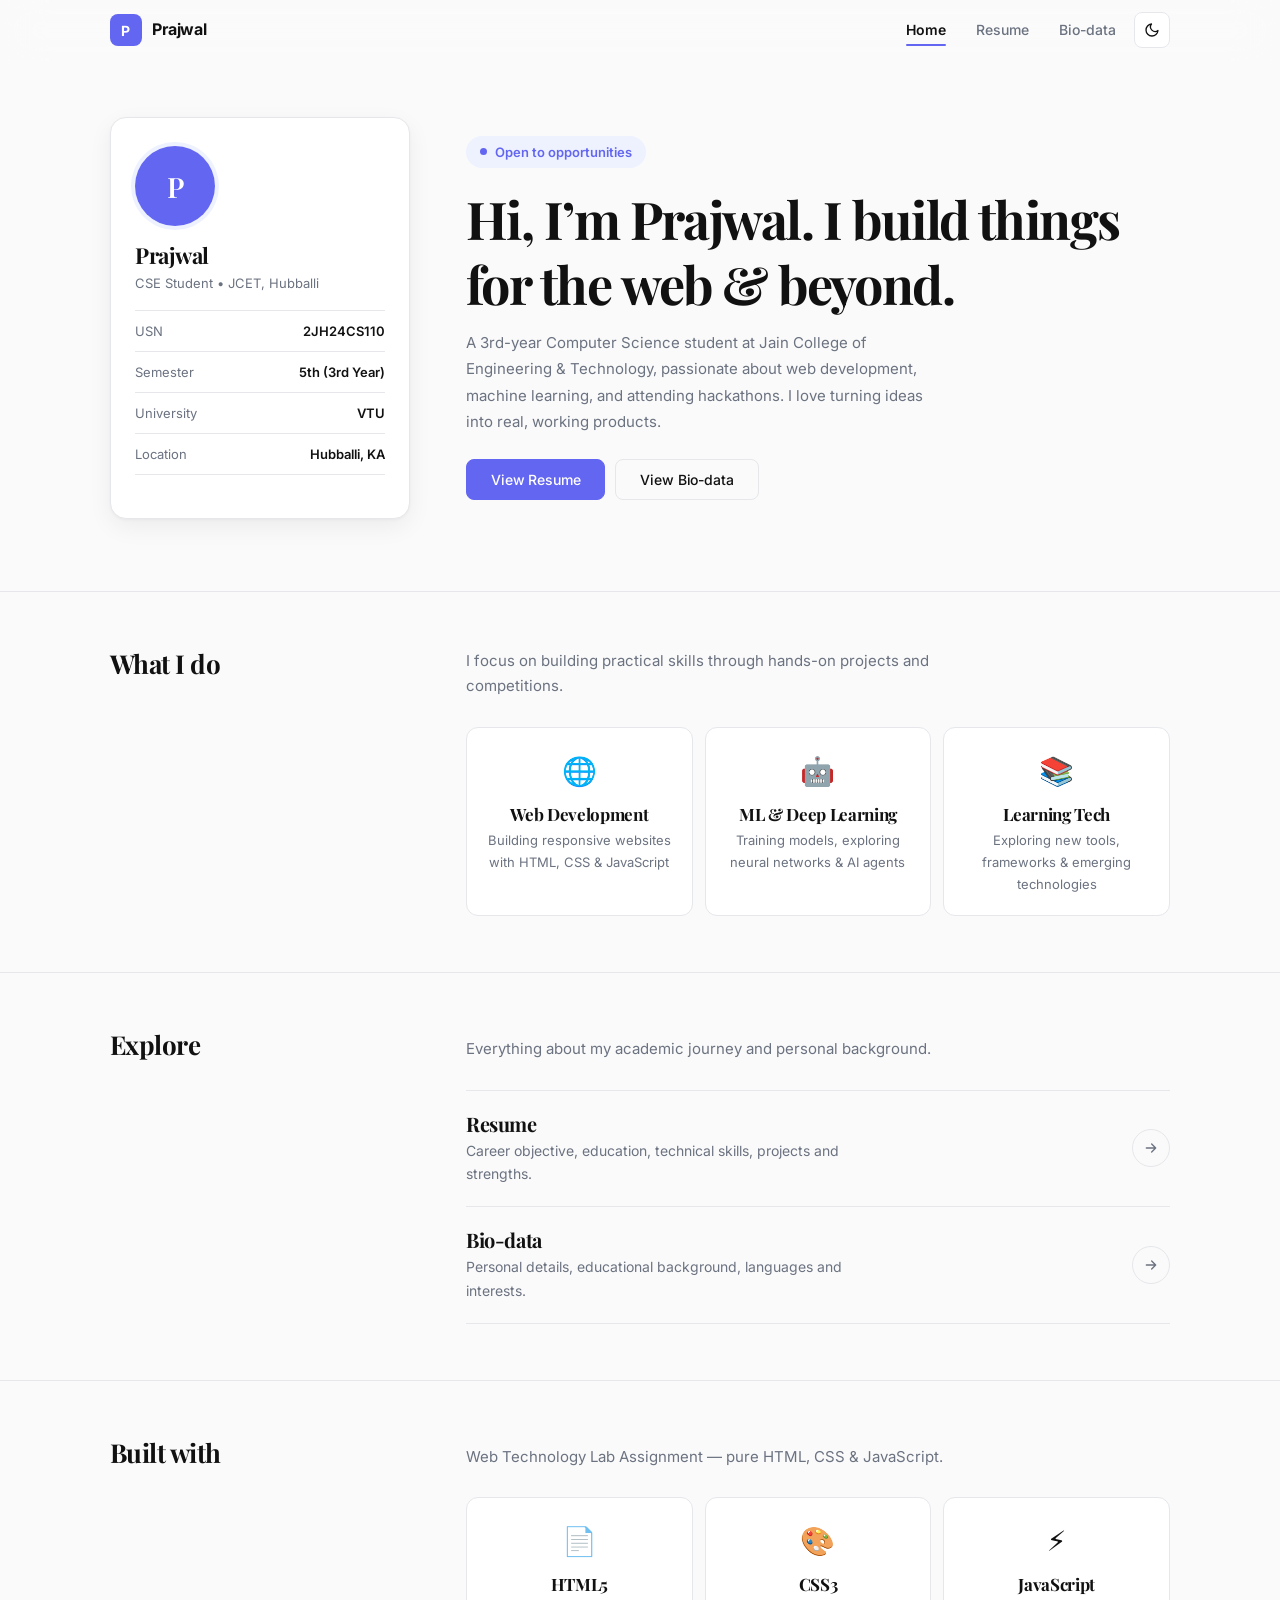
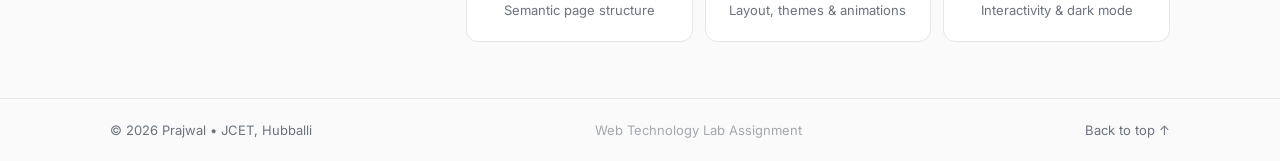
<file: index.html>
<!DOCTYPE html>
<html lang="en">
<head>
  <meta charset="UTF-8">
  <meta name="viewport" content="width=device-width, initial-scale=1.0">
  <meta name="description" content="Prajwal — CSE Student at JCET, Hubballi. Portfolio showcasing resume, skills and bio-data.">
  <title>Prajwal | Portfolio</title>
  <link rel="icon" href="data:image/svg+xml,<svg xmlns='http://www.w3.org/2000/svg' viewBox='0 0 100 100'><text y='.9em' font-size='90'>⚡</text></svg>">
  <script>
    try {
      var t = localStorage.getItem("theme");
      if (!t) t = window.matchMedia("(prefers-color-scheme: dark)").matches ? "dark" : "light";
      document.documentElement.setAttribute("data-theme", t);
    } catch (e) {}
  </script>
  <link rel="stylesheet" href="style.css">
</head>
<body>
<header class="header">
  <div class="container nav">
    <a class="brand" href="index.html"><span class="brand-mark">P</span>Prajwal</a>
    <div class="nav-right">
      <nav class="nav-links" id="navLinks" aria-label="Main">
        <a href="index.html" class="current" aria-current="page">Home</a>
        <a href="resume.html">Resume</a>
        <a href="biodata.html">Bio-data</a>
      </nav>
      <button class="icon-btn" id="themeToggle" aria-label="Switch to dark theme" type="button">
        <svg class="icon-moon" viewBox="0 0 24 24" fill="none" stroke="currentColor" stroke-width="2" stroke-linecap="round" stroke-linejoin="round"><path d="M21 12.8A9 9 0 1 1 11.2 3a7 7 0 0 0 9.8 9.8z"/></svg>
        <svg class="icon-sun" viewBox="0 0 24 24" fill="none" stroke="currentColor" stroke-width="2" stroke-linecap="round" stroke-linejoin="round"><circle cx="12" cy="12" r="4"/><path d="M12 2v2M12 20v2M4.9 4.9l1.4 1.4M17.7 17.7l1.4 1.4M2 12h2M20 12h2M4.9 19.1l1.4-1.4M17.7 6.3l1.4-1.4"/></svg>
      </button>
      <button class="icon-btn nav-toggle" id="navToggle" aria-label="Toggle navigation" aria-expanded="false" type="button">
        <svg class="ham-open" viewBox="0 0 24 24" fill="none" stroke="currentColor" stroke-width="2" stroke-linecap="round"><path d="M4 7h16M4 12h16M4 17h16"/></svg>
        <svg class="ham-close" viewBox="0 0 24 24" fill="none" stroke="currentColor" stroke-width="2" stroke-linecap="round"><path d="M18 6 6 18M6 6l12 12"/></svg>
      </button>
    </div>
  </div>
</header>

<main id="top">
  <section class="container hero">
    <aside class="id-card reveal" aria-label="Profile summary">
      <div class="avatar">P</div>
      <h2>Prajwal</h2>
      <p class="role">CSE Student &bull; JCET, Hubballi</p>
      <dl class="facts">
        <div><dt>USN</dt><dd>2JH24CS110</dd></div>
        <div><dt>Semester</dt><dd>5th (3rd Year)</dd></div>
        <div><dt>University</dt><dd>VTU</dd></div>
        <div><dt>Location</dt><dd>Hubballi, KA</dd></div>
      </dl>
    </aside>
    <div class="hero-text reveal">
      <span class="status"><i></i> Open to opportunities</span>
      <h1>Hi, I&rsquo;m Prajwal. I build things for the web &amp; beyond.</h1>
      <p class="lead">A 3rd-year Computer Science student at Jain College of Engineering &amp; Technology, passionate about web development, machine learning, and attending hackathons. I love turning ideas into real, working products.</p>
      <div class="hero-actions">
        <a class="btn btn-primary" href="resume.html">View Resume</a>
        <a class="btn btn-outline" href="biodata.html">View Bio-data</a>
      </div>
    </div>
  </section>

  <section class="section">
    <div class="container">
      <div class="section-head reveal">
        <h2>What I do</h2>
        <p>I focus on building practical skills through hands-on projects and competitions.</p>
      </div>
      <div class="stack reveal">
        <div>
          <span class="stack-icon">🌐</span>
          <h3>Web Development</h3>
          <p>Building responsive websites with HTML, CSS &amp; JavaScript</p>
        </div>
        <div>
          <span class="stack-icon">🤖</span>
          <h3>ML &amp; Deep Learning</h3>
          <p>Training models, exploring neural networks &amp; AI agents</p>
        </div>
        <div>
          <span class="stack-icon">📚</span>
          <h3>Learning Tech</h3>
          <p>Exploring new tools, frameworks &amp; emerging technologies</p>
        </div>
      </div>
    </div>
  </section>

  <section class="section">
    <div class="container">
      <div class="section-head reveal">
        <h2>Explore</h2>
        <p>Everything about my academic journey and personal background.</p>
      </div>
      <div class="link-list reveal">
        <a class="link-row" href="resume.html">
          <div><h3>Resume</h3><p>Career objective, education, technical skills, projects and strengths.</p></div><span class="go"><svg viewBox="0 0 24 24" fill="none" stroke="currentColor" stroke-width="2" stroke-linecap="round" stroke-linejoin="round"><path d="M5 12h14M13 6l6 6-6 6"/></svg></span>
        </a>
        <a class="link-row" href="biodata.html">
          <div><h3>Bio-data</h3><p>Personal details, educational background, languages and interests.</p></div><span class="go"><svg viewBox="0 0 24 24" fill="none" stroke="currentColor" stroke-width="2" stroke-linecap="round" stroke-linejoin="round"><path d="M5 12h14M13 6l6 6-6 6"/></svg></span>
        </a>
      </div>
    </div>
  </section>

  <section class="section">
    <div class="container">
      <div class="section-head reveal">
        <h2>Built with</h2>
        <p>Web Technology Lab Assignment &mdash; pure HTML, CSS &amp; JavaScript.</p>
      </div>
      <div class="stack reveal">
        <div><span class="stack-icon">📄</span><h3>HTML5</h3><p>Semantic page structure</p></div>
        <div><span class="stack-icon">🎨</span><h3>CSS3</h3><p>Layout, themes &amp; animations</p></div>
        <div><span class="stack-icon">⚡</span><h3>JavaScript</h3><p>Interactivity &amp; dark mode</p></div>
      </div>
    </div>
  </section>
</main>

<footer class="footer">
  <div class="container footer-inner">
    <span>&copy; <span data-year></span> Prajwal &bull; JCET, Hubballi</span>
    <span class="footer-note">Web Technology Lab Assignment</span>
    <a href="#top">Back to top &uarr;</a>
  </div>
</footer>
<script src="script.js"></script>
</body>
</html>
</file>
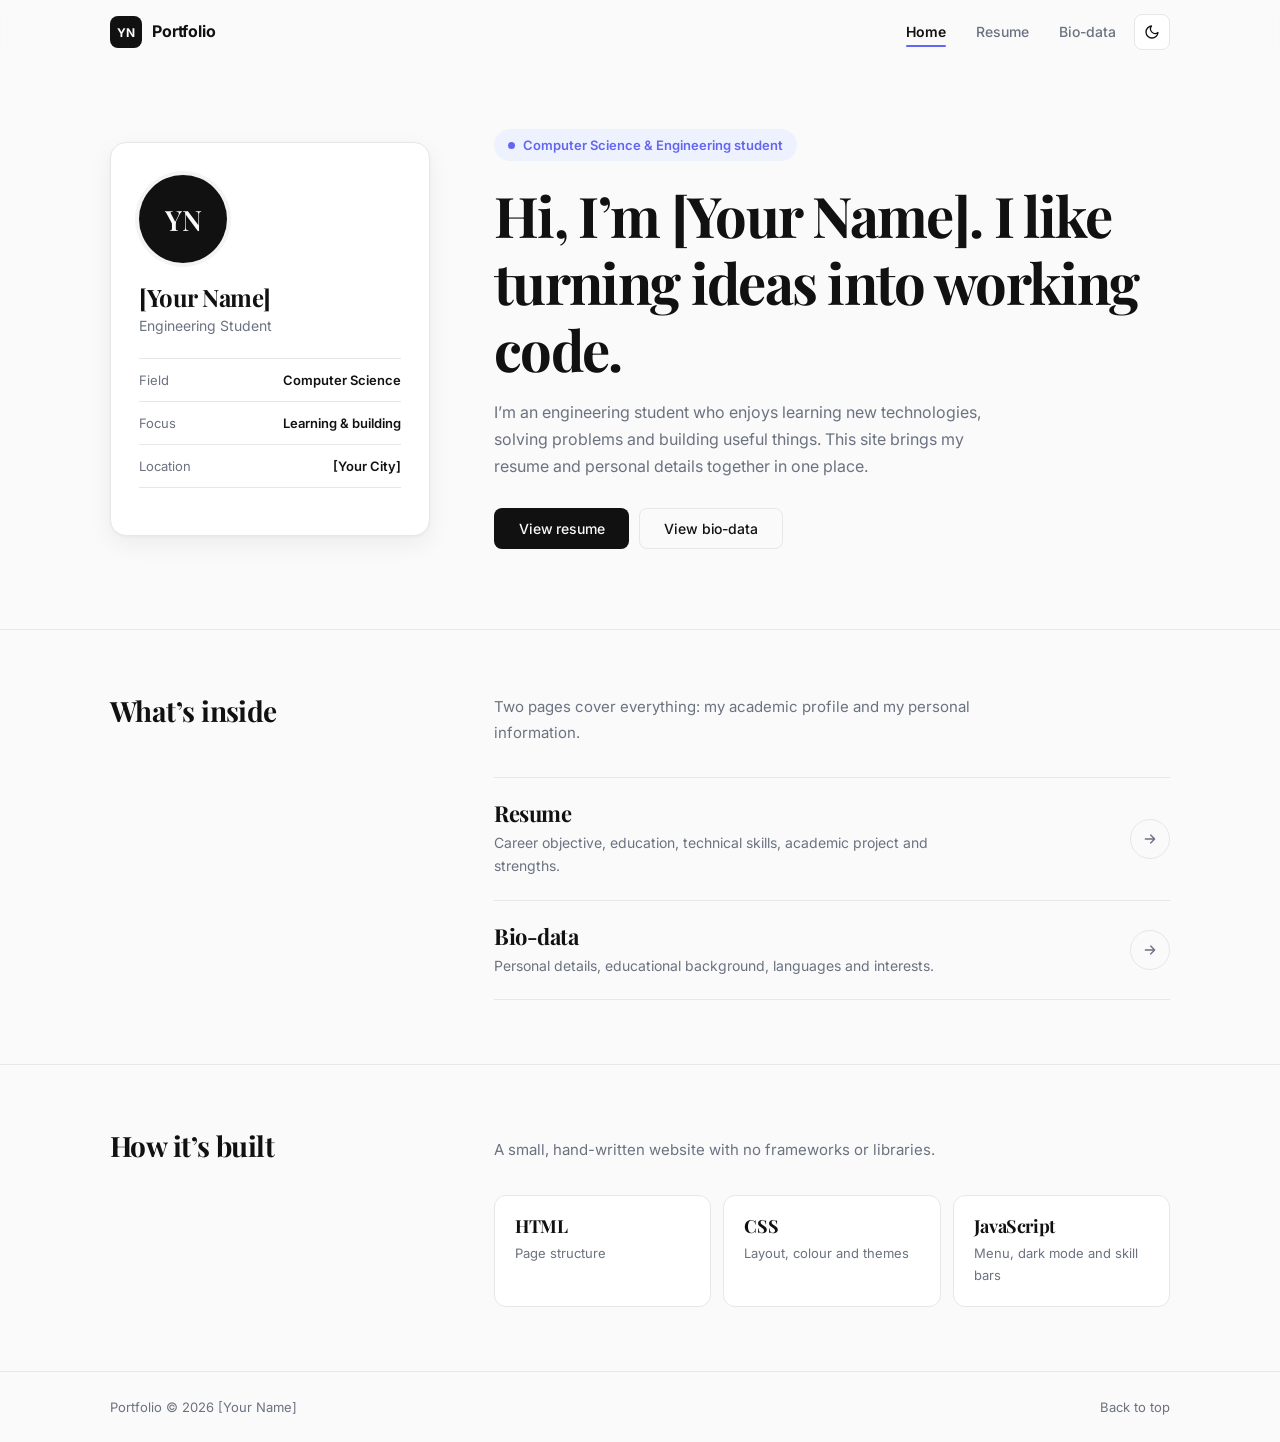
<file: portfolio/index.html>
<!DOCTYPE html>
<html lang="en">
<head>
  <meta charset="UTF-8">
  <meta name="viewport" content="width=device-width, initial-scale=1.0">
  <meta name="description" content="Personal portfolio with resume and bio-data">
  <title>Home | Personal Portfolio</title>
  <script>
    try {
      var t = localStorage.getItem("theme");
      if (!t) t = window.matchMedia("(prefers-color-scheme: dark)").matches ? "dark" : "light";
      document.documentElement.setAttribute("data-theme", t);
    } catch (e) {}
  </script>
  <link rel="stylesheet" href="style.css">
</head>
<body>
<header class="header">
  <div class="container nav">
    <a class="brand" href="index.html"><span class="brand-mark">YN</span>Portfolio</a>
    <div class="nav-right">
      <nav class="nav-links" id="navLinks" aria-label="Main">
        <a href="index.html" class="current" aria-current="page">Home</a>
        <a href="resume.html">Resume</a>
        <a href="biodata.html">Bio-data</a>
      </nav>
      <button class="icon-btn" id="themeToggle" aria-label="Switch to dark theme" type="button">
        <svg class="icon-moon" viewBox="0 0 24 24" fill="none" stroke="currentColor" stroke-width="2" stroke-linecap="round" stroke-linejoin="round"><path d="M21 12.8A9 9 0 1 1 11.2 3a7 7 0 0 0 9.8 9.8z"/></svg>
        <svg class="icon-sun" viewBox="0 0 24 24" fill="none" stroke="currentColor" stroke-width="2" stroke-linecap="round" stroke-linejoin="round"><circle cx="12" cy="12" r="4"/><path d="M12 2v2M12 20v2M4.9 4.9l1.4 1.4M17.7 17.7l1.4 1.4M2 12h2M20 12h2M4.9 19.1l1.4-1.4M17.7 6.3l1.4-1.4"/></svg>
      </button>
      <button class="icon-btn nav-toggle" id="navToggle" aria-label="Toggle navigation" aria-expanded="false" type="button">
        <svg viewBox="0 0 24 24" fill="none" stroke="currentColor" stroke-width="2" stroke-linecap="round"><path d="M4 7h16M4 12h16M4 17h16"/></svg>
      </button>
    </div>
  </div>
</header>

<main id="top">
  <section class="container hero">
    <aside class="id-card reveal" aria-label="Profile summary">
      <div class="avatar">YN</div>
      <h2>[Your Name]</h2>
      <p class="role">Engineering Student</p>
      <dl class="facts">
        <div><dt>Field</dt><dd>Computer Science</dd></div>
        <div><dt>Focus</dt><dd>Learning &amp; building</dd></div>
        <div><dt>Location</dt><dd>[Your City]</dd></div>
      </dl>
    </aside>
    <div class="hero-text reveal">
      <span class="status"><i></i> Computer Science &amp; Engineering student</span>
      <h1>Hi, I&rsquo;m [Your Name]. I like turning ideas into working code.</h1>
      <p class="lead">I&rsquo;m an engineering student who enjoys learning new technologies, solving problems and building useful things. This site brings my resume and personal details together in one place.</p>
      <div class="hero-actions">
        <a class="btn btn-primary" href="resume.html">View resume</a>
        <a class="btn btn-outline" href="biodata.html">View bio-data</a>
      </div>
    </div>
  </section>

  <section class="section">
    <div class="container">
      <div class="section-head reveal">
        <h2>What&rsquo;s inside</h2>
        <p>Two pages cover everything: my academic profile and my personal information.</p>
      </div>
      <div class="link-list reveal">
        <a class="link-row" href="resume.html">
          <div><h3>Resume</h3><p>Career objective, education, technical skills, academic project and strengths.</p></div><span class="go"><svg viewBox="0 0 24 24" fill="none" stroke="currentColor" stroke-width="2" stroke-linecap="round" stroke-linejoin="round"><path d="M5 12h14M13 6l6 6-6 6"/></svg></span>
        </a>
        <a class="link-row" href="biodata.html">
          <div><h3>Bio-data</h3><p>Personal details, educational background, languages and interests.</p></div><span class="go"><svg viewBox="0 0 24 24" fill="none" stroke="currentColor" stroke-width="2" stroke-linecap="round" stroke-linejoin="round"><path d="M5 12h14M13 6l6 6-6 6"/></svg></span>
        </a>
      </div>
    </div>
  </section>

  <section class="section">
    <div class="container">
      <div class="section-head reveal">
        <h2>How it&rsquo;s built</h2>
        <p>A small, hand-written website with no frameworks or libraries.</p>
      </div>
      <div class="stack reveal">
        <div><h3>HTML</h3><p>Page structure</p></div>
        <div><h3>CSS</h3><p>Layout, colour and themes</p></div>
        <div><h3>JavaScript</h3><p>Menu, dark mode and skill bars</p></div>
      </div>
    </div>
  </section>
</main>
<footer class="footer">
  <div class="container footer-inner">
    <span>Portfolio &copy; <span data-year></span> [Your Name]</span>
    <a href="#top">Back to top</a>
  </div>
</footer>
<script src="script.js"></script>
</body>
</html>
</file>
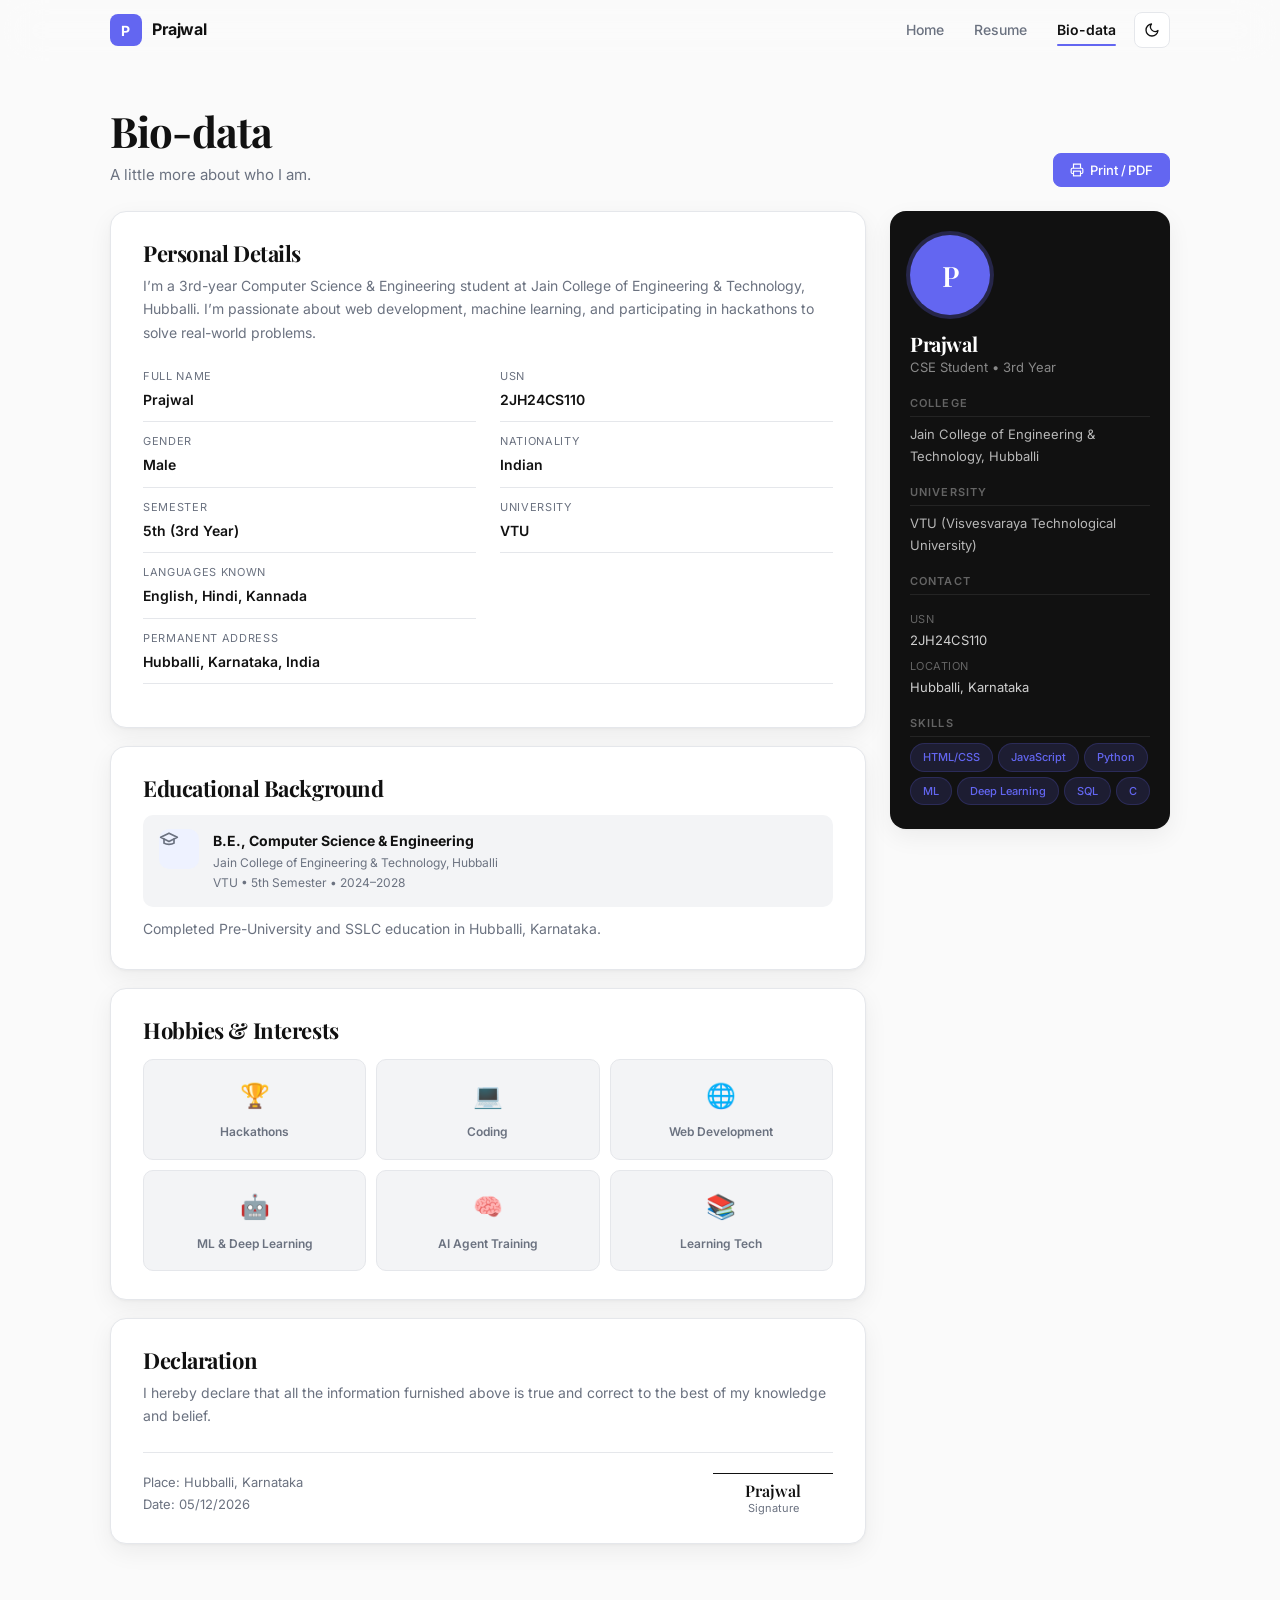
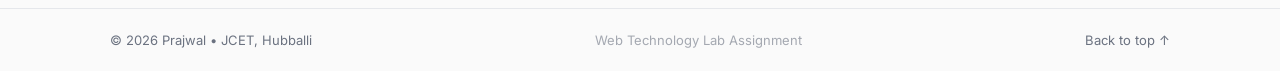
<file: biodata.html>
<!DOCTYPE html>
<html lang="en">
<head>
  <meta charset="UTF-8">
  <meta name="viewport" content="width=device-width, initial-scale=1.0">
  <meta name="description" content="Bio-data — Prajwal, CSE Student at JCET Hubballi">
  <title>Bio-data | Prajwal</title>
  <link rel="icon" href="data:image/svg+xml,<svg xmlns='http://www.w3.org/2000/svg' viewBox='0 0 100 100'><text y='.9em' font-size='90'>⚡</text></svg>">
  <script>
    try {
      var t = localStorage.getItem("theme");
      if (!t) t = window.matchMedia("(prefers-color-scheme: dark)").matches ? "dark" : "light";
      document.documentElement.setAttribute("data-theme", t);
    } catch (e) {}
  </script>
  <link rel="stylesheet" href="style.css">
</head>
<body>
<header class="header">
  <div class="container nav">
    <a class="brand" href="index.html"><span class="brand-mark">P</span>Prajwal</a>
    <div class="nav-right">
      <nav class="nav-links" id="navLinks" aria-label="Main">
        <a href="index.html">Home</a>
        <a href="resume.html">Resume</a>
        <a href="biodata.html" class="current" aria-current="page">Bio-data</a>
      </nav>
      <button class="icon-btn" id="themeToggle" aria-label="Switch to dark theme" type="button">
        <svg class="icon-moon" viewBox="0 0 24 24" fill="none" stroke="currentColor" stroke-width="2" stroke-linecap="round" stroke-linejoin="round"><path d="M21 12.8A9 9 0 1 1 11.2 3a7 7 0 0 0 9.8 9.8z"/></svg>
        <svg class="icon-sun" viewBox="0 0 24 24" fill="none" stroke="currentColor" stroke-width="2" stroke-linecap="round" stroke-linejoin="round"><circle cx="12" cy="12" r="4"/><path d="M12 2v2M12 20v2M4.9 4.9l1.4 1.4M17.7 17.7l1.4 1.4M2 12h2M20 12h2M4.9 19.1l1.4-1.4M17.7 6.3l1.4-1.4"/></svg>
      </button>
      <button class="icon-btn nav-toggle" id="navToggle" aria-label="Toggle navigation" aria-expanded="false" type="button">
        <svg class="ham-open" viewBox="0 0 24 24" fill="none" stroke="currentColor" stroke-width="2" stroke-linecap="round"><path d="M4 7h16M4 12h16M4 17h16"/></svg>
        <svg class="ham-close" viewBox="0 0 24 24" fill="none" stroke="currentColor" stroke-width="2" stroke-linecap="round"><path d="M18 6 6 18M6 6l12 12"/></svg>
      </button>
    </div>
  </div>
</header>

<main id="top" class="container">
  <div class="page-head reveal">
    <div><h1>Bio-data</h1><p>A little more about who I am.</p></div>
    <button class="btn btn-primary btn-sm no-print" type="button" onclick="window.print()">
      <svg viewBox="0 0 24 24" width="14" height="14" fill="none" stroke="currentColor" stroke-width="2" stroke-linecap="round"><path d="M6 9V2h12v7M6 18H4a2 2 0 0 1-2-2v-5a2 2 0 0 1 2-2h16a2 2 0 0 1 2 2v5a2 2 0 0 1-2 2h-2"/><rect x="6" y="14" width="12" height="8"/></svg>
      Print / PDF
    </button>
  </div>

  <div class="bio">
    <div>
      <section class="panel reveal">
        <h2>Personal Details</h2>
        <p>I&rsquo;m a 3rd-year Computer Science &amp; Engineering student at Jain College of Engineering &amp; Technology, Hubballi. I&rsquo;m passionate about web development, machine learning, and participating in hackathons to solve real-world problems.</p>
        <dl class="fields">
          <div class="field"><dt>Full Name</dt><dd>Prajwal</dd></div>
          <div class="field"><dt>USN</dt><dd>2JH24CS110</dd></div>
          <div class="field"><dt>Gender</dt><dd>Male</dd></div>
          <div class="field"><dt>Nationality</dt><dd>Indian</dd></div>
          <div class="field"><dt>Semester</dt><dd>5th (3rd Year)</dd></div>
          <div class="field"><dt>University</dt><dd>VTU</dd></div>
          <div class="field"><dt>Languages Known</dt><dd>English, Hindi, Kannada</dd></div>
          <div class="field wide"><dt>Permanent Address</dt><dd>Hubballi, Karnataka, India</dd></div>
        </dl>
      </section>

      <section class="panel reveal">
        <h2>Educational Background</h2>
        <div class="edu">
          <span class="edu-icon"><svg viewBox="0 0 24 24" fill="none" stroke="currentColor" stroke-width="2" stroke-linecap="round" stroke-linejoin="round"><path d="M22 10 12 5 2 10l10 5 10-5z"/><path d="M6 12v5c3 2 9 2 12 0v-5"/></svg></span>
          <div><strong>B.E., Computer Science &amp; Engineering</strong><span>Jain College of Engineering &amp; Technology, Hubballi</span><span>VTU &bull; 5th Semester &bull; 2024–2028</span></div>
        </div>
        <p class="bio-note">Completed Pre-University and SSLC education in Hubballi, Karnataka.</p>
      </section>

      <section class="panel reveal">
        <h2>Hobbies &amp; Interests</h2>
        <div class="hobby-grid">
          <div class="hobby-item"><span>🏆</span><p>Hackathons</p></div>
          <div class="hobby-item"><span>💻</span><p>Coding</p></div>
          <div class="hobby-item"><span>🌐</span><p>Web Development</p></div>
          <div class="hobby-item"><span>🤖</span><p>ML &amp; Deep Learning</p></div>
          <div class="hobby-item"><span>🧠</span><p>AI Agent Training</p></div>
          <div class="hobby-item"><span>📚</span><p>Learning Tech</p></div>
        </div>
      </section>

      <section class="panel reveal">
        <h2>Declaration</h2>
        <p>I hereby declare that all the information furnished above is true and correct to the best of my knowledge and belief.</p>
        <div class="declaration">
          <p>Place: Hubballi, Karnataka<br>Date: <span data-date></span></p>
          <div class="signature">Prajwal<small>Signature</small></div>
        </div>
      </section>
    </div>

    <aside class="profile reveal">
      <div class="avatar">P</div>
      <h2>Prajwal</h2>
      <p class="role">CSE Student &bull; 3rd Year</p>
      <h3>College</h3>
      <p class="profile-info">Jain College of Engineering &amp; Technology, Hubballi</p>
      <h3>University</h3>
      <p class="profile-info">VTU (Visvesvaraya Technological University)</p>
      <h3>Contact</h3>
      <dl class="contact">
        <dt>USN</dt><dd>2JH24CS110</dd>
        <dt>Location</dt><dd>Hubballi, Karnataka</dd>
      </dl>
      <h3>Skills</h3>
      <div class="tags">
        <span>HTML/CSS</span><span>JavaScript</span><span>Python</span><span>ML</span><span>Deep Learning</span><span>SQL</span><span>C</span>
      </div>
    </aside>
  </div>
</main>

<footer class="footer">
  <div class="container footer-inner">
    <span>&copy; <span data-year></span> Prajwal &bull; JCET, Hubballi</span>
    <span class="footer-note">Web Technology Lab Assignment</span>
    <a href="#top">Back to top &uarr;</a>
  </div>
</footer>
<script src="script.js"></script>
</body>
</html>
</file>
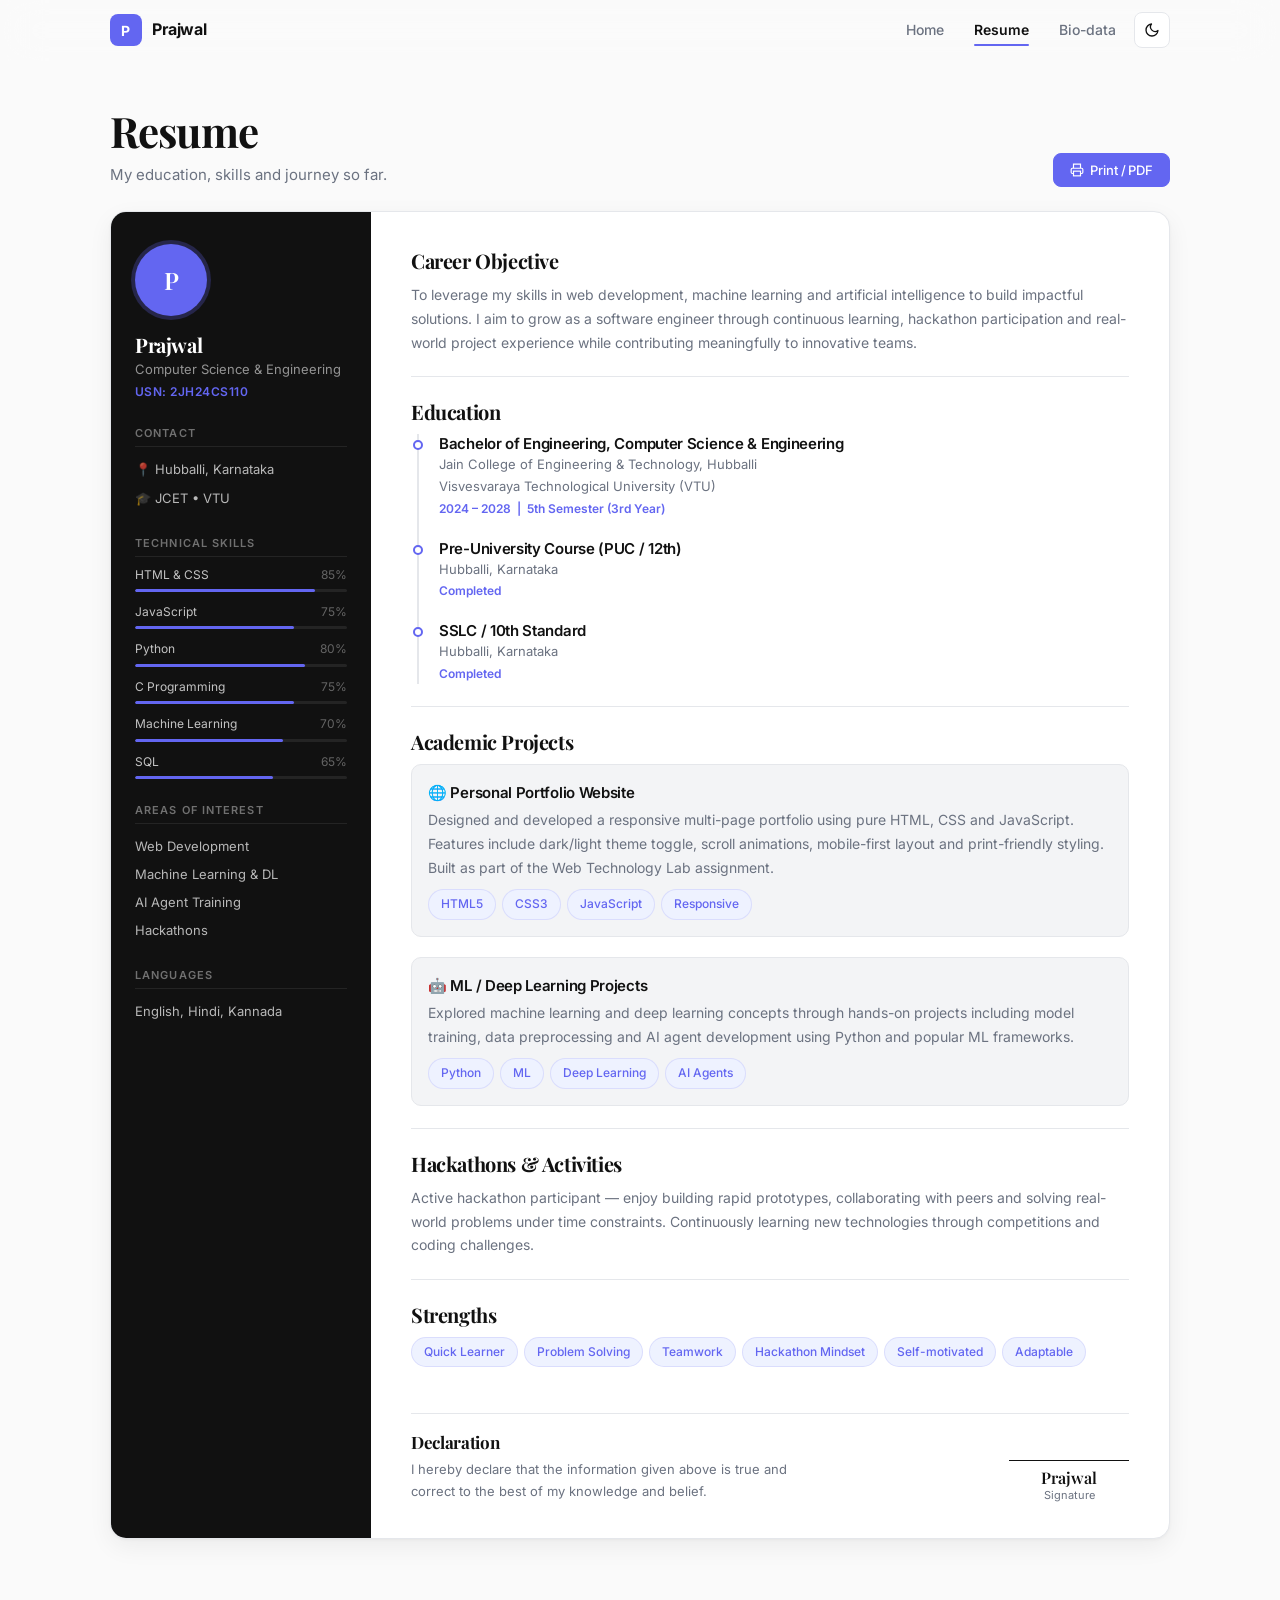
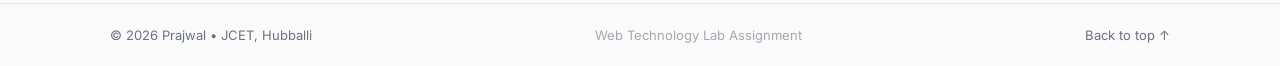
<file: resume.html>
<!DOCTYPE html>
<html lang="en">
<head>
  <meta charset="UTF-8">
  <meta name="viewport" content="width=device-width, initial-scale=1.0">
  <meta name="description" content="Resume — Prajwal, CSE Student at JCET Hubballi">
  <title>Resume | Prajwal</title>
  <link rel="icon" href="data:image/svg+xml,<svg xmlns='http://www.w3.org/2000/svg' viewBox='0 0 100 100'><text y='.9em' font-size='90'>⚡</text></svg>">
  <script>
    try {
      var t = localStorage.getItem("theme");
      if (!t) t = window.matchMedia("(prefers-color-scheme: dark)").matches ? "dark" : "light";
      document.documentElement.setAttribute("data-theme", t);
    } catch (e) {}
  </script>
  <link rel="stylesheet" href="style.css">
</head>
<body>
<header class="header">
  <div class="container nav">
    <a class="brand" href="index.html"><span class="brand-mark">P</span>Prajwal</a>
    <div class="nav-right">
      <nav class="nav-links" id="navLinks" aria-label="Main">
        <a href="index.html">Home</a>
        <a href="resume.html" class="current" aria-current="page">Resume</a>
        <a href="biodata.html">Bio-data</a>
      </nav>
      <button class="icon-btn" id="themeToggle" aria-label="Switch to dark theme" type="button">
        <svg class="icon-moon" viewBox="0 0 24 24" fill="none" stroke="currentColor" stroke-width="2" stroke-linecap="round" stroke-linejoin="round"><path d="M21 12.8A9 9 0 1 1 11.2 3a7 7 0 0 0 9.8 9.8z"/></svg>
        <svg class="icon-sun" viewBox="0 0 24 24" fill="none" stroke="currentColor" stroke-width="2" stroke-linecap="round" stroke-linejoin="round"><circle cx="12" cy="12" r="4"/><path d="M12 2v2M12 20v2M4.9 4.9l1.4 1.4M17.7 17.7l1.4 1.4M2 12h2M20 12h2M4.9 19.1l1.4-1.4M17.7 6.3l1.4-1.4"/></svg>
      </button>
      <button class="icon-btn nav-toggle" id="navToggle" aria-label="Toggle navigation" aria-expanded="false" type="button">
        <svg class="ham-open" viewBox="0 0 24 24" fill="none" stroke="currentColor" stroke-width="2" stroke-linecap="round"><path d="M4 7h16M4 12h16M4 17h16"/></svg>
        <svg class="ham-close" viewBox="0 0 24 24" fill="none" stroke="currentColor" stroke-width="2" stroke-linecap="round"><path d="M18 6 6 18M6 6l12 12"/></svg>
      </button>
    </div>
  </div>
</header>

<main id="top" class="container">
  <div class="page-head reveal">
    <div><h1>Resume</h1><p>My education, skills and journey so far.</p></div>
    <button class="btn btn-primary btn-sm no-print" type="button" onclick="window.print()">
      <svg viewBox="0 0 24 24" width="14" height="14" fill="none" stroke="currentColor" stroke-width="2" stroke-linecap="round"><path d="M6 9V2h12v7M6 18H4a2 2 0 0 1-2-2v-5a2 2 0 0 1 2-2h16a2 2 0 0 1 2 2v5a2 2 0 0 1-2 2h-2"/><rect x="6" y="14" width="12" height="8"/></svg>
      Print / PDF
    </button>
  </div>

  <article class="cv reveal">
    <aside class="cv-side">
      <div class="avatar">P</div>
      <h2>Prajwal</h2>
      <p class="role">Computer Science &amp; Engineering</p>
      <p class="usn">USN: 2JH24CS110</p>

      <h3>Contact</h3>
      <ul>
        <li>📍 Hubballi, Karnataka</li>
        <li>🎓 JCET &bull; VTU</li>
      </ul>

      <h3>Technical Skills</h3>
      <div class="skill"><span>HTML &amp; CSS <em>85%</em></span><div class="bar"><i style="--level:85%"></i></div></div>
      <div class="skill"><span>JavaScript <em>75%</em></span><div class="bar"><i style="--level:75%"></i></div></div>
      <div class="skill"><span>Python <em>80%</em></span><div class="bar"><i style="--level:80%"></i></div></div>
      <div class="skill"><span>C Programming <em>75%</em></span><div class="bar"><i style="--level:75%"></i></div></div>
      <div class="skill"><span>Machine Learning <em>70%</em></span><div class="bar"><i style="--level:70%"></i></div></div>
      <div class="skill"><span>SQL <em>65%</em></span><div class="bar"><i style="--level:65%"></i></div></div>

      <h3>Areas of Interest</h3>
      <ul>
        <li>Web Development</li>
        <li>Machine Learning &amp; DL</li>
        <li>AI Agent Training</li>
        <li>Hackathons</li>
      </ul>

      <h3>Languages</h3>
      <p class="small">English, Hindi, Kannada</p>
    </aside>

    <div class="cv-main">
      <section class="cv-block">
        <h3>Career Objective</h3>
        <p>To leverage my skills in web development, machine learning and artificial intelligence to build impactful solutions. I aim to grow as a software engineer through continuous learning, hackathon participation and real-world project experience while contributing meaningfully to innovative teams.</p>
      </section>

      <section class="cv-block">
        <h3>Education</h3>
        <div class="timeline">
          <div class="timeline-item">
            <h4>Bachelor of Engineering, Computer Science &amp; Engineering</h4>
            <p class="where">Jain College of Engineering &amp; Technology, Hubballi</p>
            <p class="where">Visvesvaraya Technological University (VTU)</p>
            <p class="when">2024 &ndash; 2028 &nbsp;|&nbsp; 5th Semester (3rd Year)</p>
          </div>
          <div class="timeline-item">
            <h4>Pre-University Course (PUC / 12th)</h4>
            <p class="where">Hubballi, Karnataka</p>
            <p class="when">Completed</p>
          </div>
          <div class="timeline-item">
            <h4>SSLC / 10th Standard</h4>
            <p class="where">Hubballi, Karnataka</p>
            <p class="when">Completed</p>
          </div>
        </div>
      </section>

      <section class="cv-block">
        <h3>Academic Projects</h3>
        <div class="project">
          <h4>🌐 Personal Portfolio Website</h4>
          <p>Designed and developed a responsive multi-page portfolio using pure HTML, CSS and JavaScript. Features include dark/light theme toggle, scroll animations, mobile-first layout and print-friendly styling. Built as part of the Web Technology Lab assignment.</p>
          <div class="tags" style="margin-top:10px"><span>HTML5</span><span>CSS3</span><span>JavaScript</span><span>Responsive</span></div>
        </div>
        <div class="project" style="margin-top:20px">
          <h4>🤖 ML / Deep Learning Projects</h4>
          <p>Explored machine learning and deep learning concepts through hands-on projects including model training, data preprocessing and AI agent development using Python and popular ML frameworks.</p>
          <div class="tags" style="margin-top:10px"><span>Python</span><span>ML</span><span>Deep Learning</span><span>AI Agents</span></div>
        </div>
      </section>

      <section class="cv-block">
        <h3>Hackathons &amp; Activities</h3>
        <p>Active hackathon participant — enjoy building rapid prototypes, collaborating with peers and solving real-world problems under time constraints. Continuously learning new technologies through competitions and coding challenges.</p>
      </section>

      <section class="cv-block">
        <h3>Strengths</h3>
        <div class="tags"><span>Quick Learner</span><span>Problem Solving</span><span>Teamwork</span><span>Hackathon Mindset</span><span>Self-motivated</span><span>Adaptable</span></div>
      </section>

      <div class="declaration">
        <div><h3>Declaration</h3><p>I hereby declare that the information given above is true and correct to the best of my knowledge and belief.</p></div>
        <div class="signature">Prajwal<small>Signature</small></div>
      </div>
    </div>
  </article>
</main>

<footer class="footer">
  <div class="container footer-inner">
    <span>&copy; <span data-year></span> Prajwal &bull; JCET, Hubballi</span>
    <span class="footer-note">Web Technology Lab Assignment</span>
    <a href="#top">Back to top &uarr;</a>
  </div>
</footer>
<script src="script.js"></script>
</body>
</html>
</file>
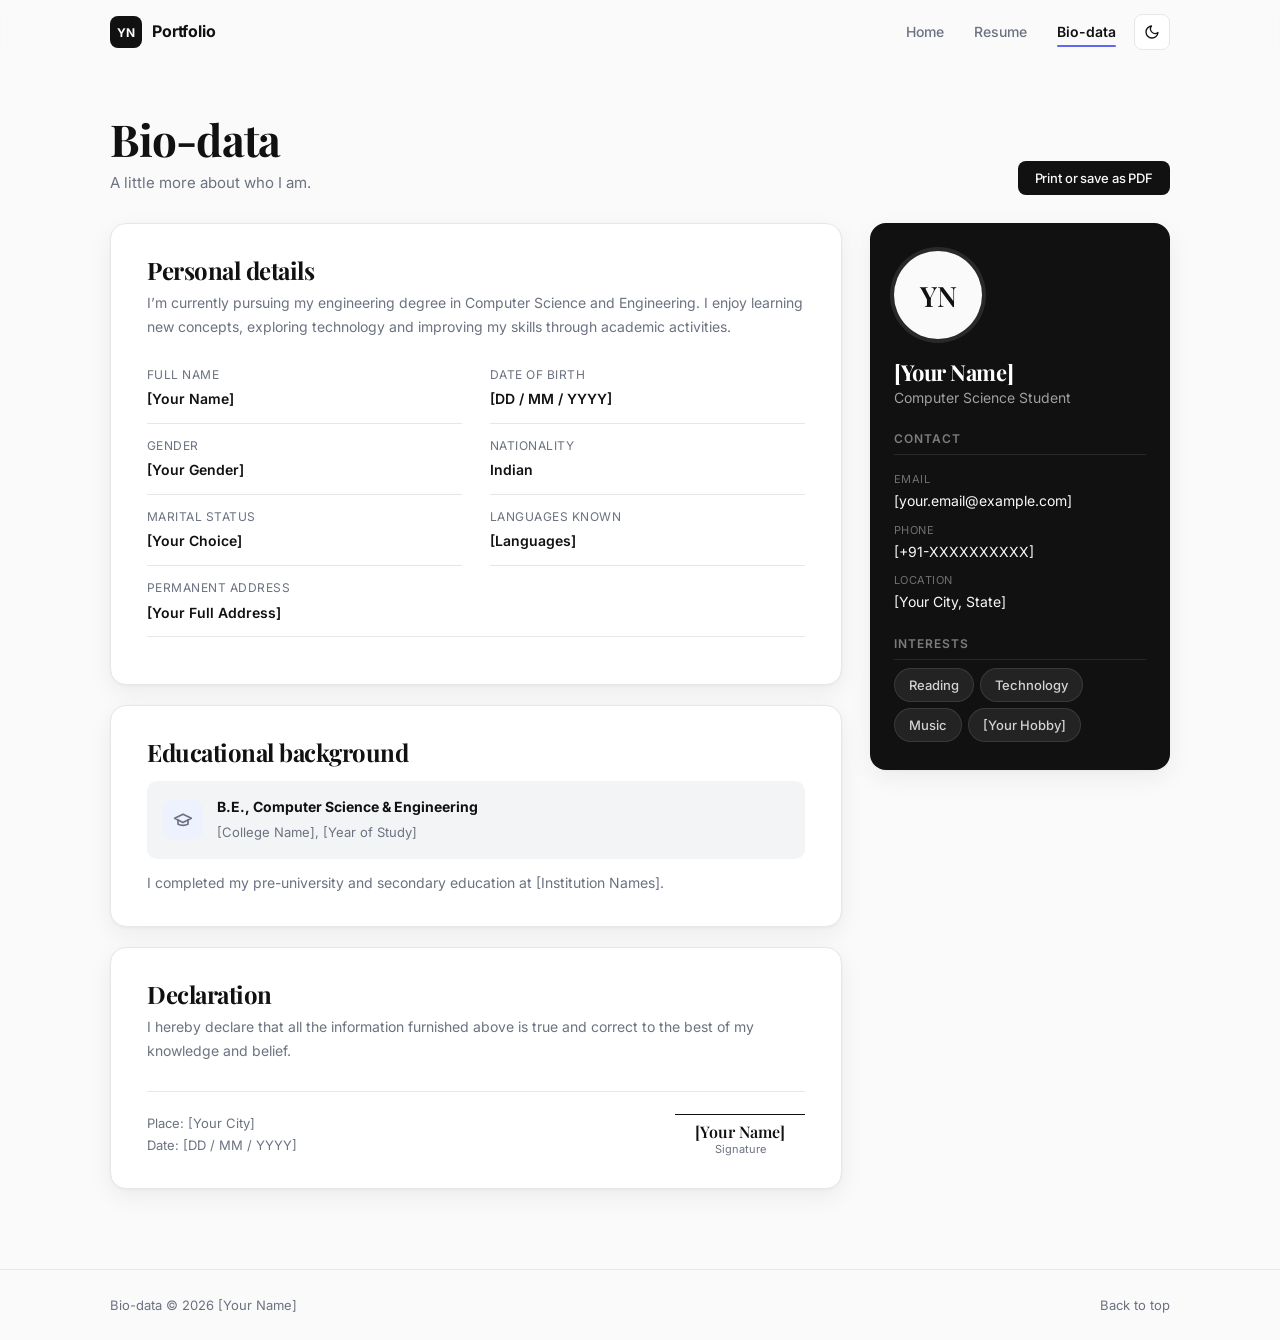
<file: portfolio/biodata.html>
<!DOCTYPE html>
<html lang="en">
<head>
  <meta charset="UTF-8">
  <meta name="viewport" content="width=device-width, initial-scale=1.0">
  <meta name="description" content="Bio-data">
  <title>Bio-data | Personal Portfolio</title>
  <script>
    try {
      var t = localStorage.getItem("theme");
      if (!t) t = window.matchMedia("(prefers-color-scheme: dark)").matches ? "dark" : "light";
      document.documentElement.setAttribute("data-theme", t);
    } catch (e) {}
  </script>
  <link rel="stylesheet" href="style.css">
</head>
<body>
<header class="header">
  <div class="container nav">
    <a class="brand" href="index.html"><span class="brand-mark">YN</span>Portfolio</a>
    <div class="nav-right">
      <nav class="nav-links" id="navLinks" aria-label="Main">
        <a href="index.html">Home</a>
        <a href="resume.html">Resume</a>
        <a href="biodata.html" class="current" aria-current="page">Bio-data</a>
      </nav>
      <button class="icon-btn" id="themeToggle" aria-label="Switch to dark theme" type="button">
        <svg class="icon-moon" viewBox="0 0 24 24" fill="none" stroke="currentColor" stroke-width="2" stroke-linecap="round" stroke-linejoin="round"><path d="M21 12.8A9 9 0 1 1 11.2 3a7 7 0 0 0 9.8 9.8z"/></svg>
        <svg class="icon-sun" viewBox="0 0 24 24" fill="none" stroke="currentColor" stroke-width="2" stroke-linecap="round" stroke-linejoin="round"><circle cx="12" cy="12" r="4"/><path d="M12 2v2M12 20v2M4.9 4.9l1.4 1.4M17.7 17.7l1.4 1.4M2 12h2M20 12h2M4.9 19.1l1.4-1.4M17.7 6.3l1.4-1.4"/></svg>
      </button>
      <button class="icon-btn nav-toggle" id="navToggle" aria-label="Toggle navigation" aria-expanded="false" type="button">
        <svg viewBox="0 0 24 24" fill="none" stroke="currentColor" stroke-width="2" stroke-linecap="round"><path d="M4 7h16M4 12h16M4 17h16"/></svg>
      </button>
    </div>
  </div>
</header>

<main id="top" class="container">
  <div class="page-head reveal">
    <div><h1>Bio-data</h1><p>A little more about who I am.</p></div>
    <button class="btn btn-primary btn-sm no-print" type="button" onclick="window.print()">Print or save as PDF</button>
  </div>

  <div class="bio">
    <div>
      <section class="panel reveal">
        <h2>Personal details</h2>
        <p>I&rsquo;m currently pursuing my engineering degree in Computer Science and Engineering. I enjoy learning new concepts, exploring technology and improving my skills through academic activities.</p>
        <dl class="fields">
          <div class="field"><dt>Full name</dt><dd>[Your Name]</dd></div>
          <div class="field"><dt>Date of birth</dt><dd>[DD / MM / YYYY]</dd></div>
          <div class="field"><dt>Gender</dt><dd>[Your Gender]</dd></div>
          <div class="field"><dt>Nationality</dt><dd>Indian</dd></div>
          <div class="field"><dt>Marital status</dt><dd>[Your Choice]</dd></div>
          <div class="field"><dt>Languages known</dt><dd>[Languages]</dd></div>
          <div class="field wide"><dt>Permanent address</dt><dd>[Your Full Address]</dd></div>
        </dl>
      </section>

      <section class="panel reveal">
        <h2>Educational background</h2>
        <div class="edu"><span class="edu-icon"><svg viewBox="0 0 24 24" fill="none" stroke="currentColor" stroke-width="2" stroke-linecap="round" stroke-linejoin="round"><path d="M22 10 12 5 2 10l10 5 10-5z"/><path d="M6 12v5c3 2 9 2 12 0v-5"/></svg></span><div><strong>B.E., Computer Science &amp; Engineering</strong><span>[College Name], [Year of Study]</span></div></div>
        <p class="bio-note">I completed my pre-university and secondary education at [Institution Names].</p>
      </section>

      <section class="panel reveal">
        <h2>Declaration</h2>
        <p>I hereby declare that all the information furnished above is true and correct to the best of my knowledge and belief.</p>
        <div class="declaration">
          <p>Place: [Your City]<br>Date: [DD / MM / YYYY]</p>
          <div class="signature">[Your Name]<small>Signature</small></div>
        </div>
      </section>
    </div>

    <aside class="profile reveal">
      <div class="avatar">YN</div>
      <h2>[Your Name]</h2>
      <p class="role">Computer Science Student</p>
      <h3>Contact</h3>
      <dl class="contact">
        <dt>Email</dt><dd>[your.email@example.com]</dd>
        <dt>Phone</dt><dd>[+91-XXXXXXXXXX]</dd>
        <dt>Location</dt><dd>[Your City, State]</dd>
      </dl>
      <h3>Interests</h3>
      <div class="tags"><span>Reading</span><span>Technology</span><span>Music</span><span>[Your Hobby]</span></div>
    </aside>
  </div>
</main>
<footer class="footer">
  <div class="container footer-inner">
    <span>Bio-data &copy; <span data-year></span> [Your Name]</span>
    <a href="#top">Back to top</a>
  </div>
</footer>
<script src="script.js"></script>
</body>
</html>
</file>
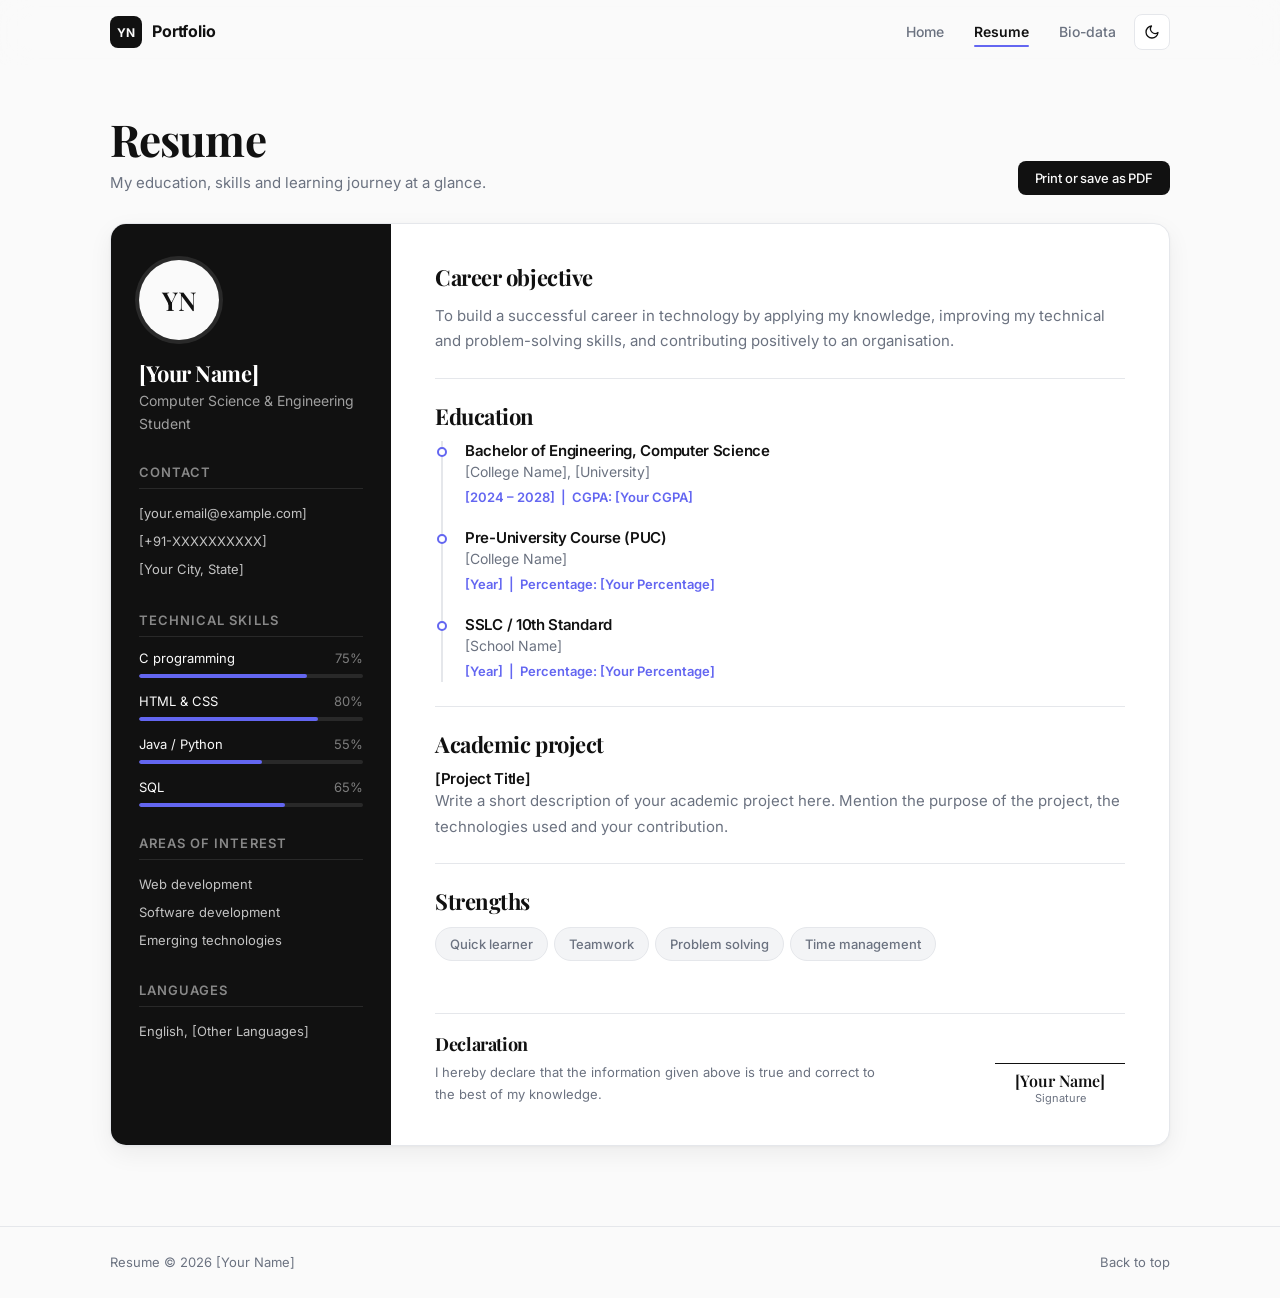
<file: portfolio/resume.html>
<!DOCTYPE html>
<html lang="en">
<head>
  <meta charset="UTF-8">
  <meta name="viewport" content="width=device-width, initial-scale=1.0">
  <meta name="description" content="Resume">
  <title>Resume | Personal Portfolio</title>
  <script>
    try {
      var t = localStorage.getItem("theme");
      if (!t) t = window.matchMedia("(prefers-color-scheme: dark)").matches ? "dark" : "light";
      document.documentElement.setAttribute("data-theme", t);
    } catch (e) {}
  </script>
  <link rel="stylesheet" href="style.css">
</head>
<body>
<header class="header">
  <div class="container nav">
    <a class="brand" href="index.html"><span class="brand-mark">YN</span>Portfolio</a>
    <div class="nav-right">
      <nav class="nav-links" id="navLinks" aria-label="Main">
        <a href="index.html">Home</a>
        <a href="resume.html" class="current" aria-current="page">Resume</a>
        <a href="biodata.html">Bio-data</a>
      </nav>
      <button class="icon-btn" id="themeToggle" aria-label="Switch to dark theme" type="button">
        <svg class="icon-moon" viewBox="0 0 24 24" fill="none" stroke="currentColor" stroke-width="2" stroke-linecap="round" stroke-linejoin="round"><path d="M21 12.8A9 9 0 1 1 11.2 3a7 7 0 0 0 9.8 9.8z"/></svg>
        <svg class="icon-sun" viewBox="0 0 24 24" fill="none" stroke="currentColor" stroke-width="2" stroke-linecap="round" stroke-linejoin="round"><circle cx="12" cy="12" r="4"/><path d="M12 2v2M12 20v2M4.9 4.9l1.4 1.4M17.7 17.7l1.4 1.4M2 12h2M20 12h2M4.9 19.1l1.4-1.4M17.7 6.3l1.4-1.4"/></svg>
      </button>
      <button class="icon-btn nav-toggle" id="navToggle" aria-label="Toggle navigation" aria-expanded="false" type="button">
        <svg viewBox="0 0 24 24" fill="none" stroke="currentColor" stroke-width="2" stroke-linecap="round"><path d="M4 7h16M4 12h16M4 17h16"/></svg>
      </button>
    </div>
  </div>
</header>

<main id="top" class="container">
  <div class="page-head reveal">
    <div><h1>Resume</h1><p>My education, skills and learning journey at a glance.</p></div>
    <button class="btn btn-primary btn-sm no-print" type="button" onclick="window.print()">Print or save as PDF</button>
  </div>

  <article class="cv reveal">
    <aside class="cv-side">
      <div class="avatar">YN</div>
      <h2>[Your Name]</h2>
      <p class="role">Computer Science &amp; Engineering Student</p>

      <h3>Contact</h3>
      <ul>
        <li>[your.email@example.com]</li>
        <li>[+91-XXXXXXXXXX]</li>
        <li>[Your City, State]</li>
      </ul>

      <h3>Technical skills</h3>
      <div class="skill"><span>C programming <em>75%</em></span><div class="bar"><i style="--level:75%"></i></div></div>
      <div class="skill"><span>HTML &amp; CSS <em>80%</em></span><div class="bar"><i style="--level:80%"></i></div></div>
      <div class="skill"><span>Java / Python <em>55%</em></span><div class="bar"><i style="--level:55%"></i></div></div>
      <div class="skill"><span>SQL <em>65%</em></span><div class="bar"><i style="--level:65%"></i></div></div>

      <h3>Areas of interest</h3>
      <ul><li>Web development</li><li>Software development</li><li>Emerging technologies</li></ul>

      <h3>Languages</h3>
      <p class="small">English, [Other Languages]</p>
    </aside>

    <div class="cv-main">
      <section class="cv-block">
        <h3>Career objective</h3>
        <p>To build a successful career in technology by applying my knowledge, improving my technical and problem-solving skills, and contributing positively to an organisation.</p>
      </section>

      <section class="cv-block">
        <h3>Education</h3>
        <div class="timeline">
          <div class="timeline-item"><h4>Bachelor of Engineering, Computer Science</h4><p class="where">[College Name], [University]</p><p class="when">[2024 – 2028] &nbsp;|&nbsp; CGPA: [Your CGPA]</p></div>
          <div class="timeline-item"><h4>Pre-University Course (PUC)</h4><p class="where">[College Name]</p><p class="when">[Year] &nbsp;|&nbsp; Percentage: [Your Percentage]</p></div>
          <div class="timeline-item"><h4>SSLC / 10th Standard</h4><p class="where">[School Name]</p><p class="when">[Year] &nbsp;|&nbsp; Percentage: [Your Percentage]</p></div>
        </div>
      </section>

      <section class="cv-block">
        <h3>Academic project</h3>
        <h4>[Project Title]</h4>
        <p>Write a short description of your academic project here. Mention the purpose of the project, the technologies used and your contribution.</p>
      </section>

      <section class="cv-block">
        <h3>Strengths</h3>
        <div class="tags"><span>Quick learner</span><span>Teamwork</span><span>Problem solving</span><span>Time management</span></div>
      </section>

      <div class="declaration">
        <div><h3>Declaration</h3><p>I hereby declare that the information given above is true and correct to the best of my knowledge.</p></div>
        <div class="signature">[Your Name]<small>Signature</small></div>
      </div>
    </div>
  </article>
</main>
<footer class="footer">
  <div class="container footer-inner">
    <span>Resume &copy; <span data-year></span> [Your Name]</span>
    <a href="#top">Back to top</a>
  </div>
</footer>
<script src="script.js"></script>
</body>
</html>
</file>
<file: style.css>
/* ==========================================================
   Prajwal — Portfolio | Minimal & Professional
   Web Technology Lab Assignment | JCET, Hubballi
   ========================================================== */
@import url('https://fonts.googleapis.com/css2?family=Inter:wght@400;500;600;700&family=Playfair+Display:wght@500;600;700&display=swap');

:root {
  --bg: #fafafa;
  --surface: #ffffff;
  --surface-2: #f3f4f6;
  --ink: #111111;
  --muted: #6b7280;
  --line: #e5e7eb;
  --brand: #111111;
  --brand-strong: #000000;
  --brand-soft: #f3f4f6;
  --on-brand: #ffffff;
  --accent: #6366f1;
  --accent-soft: #eef2ff;
  --radius: 12px;
  --shadow: 0 1px 3px rgba(0,0,0,.04), 0 8px 24px rgba(0,0,0,.06);
  --shadow-hover: 0 4px 12px rgba(0,0,0,.08), 0 16px 40px rgba(0,0,0,.1);
  --serif: 'Playfair Display', Georgia, serif;
  --sans: 'Inter', system-ui, -apple-system, 'Segoe UI', sans-serif;
}

[data-theme="dark"] {
  --bg: #09090b;
  --surface: #131316;
  --surface-2: #1c1c21;
  --ink: #f0f0f3;
  --muted: #9ca3af;
  --line: #27272a;
  --brand: #f0f0f3;
  --brand-strong: #ffffff;
  --brand-soft: #1c1c21;
  --on-brand: #09090b;
  --accent: #818cf8;
  --accent-soft: #1e1b4b;
  --shadow: 0 1px 3px rgba(0,0,0,.3), 0 8px 24px rgba(0,0,0,.4);
  --shadow-hover: 0 4px 12px rgba(0,0,0,.4), 0 16px 40px rgba(0,0,0,.5);
}

*, *::before, *::after { box-sizing: border-box; }
html { scroll-behavior: smooth; }

body {
  margin: 0;
  font-family: var(--sans);
  font-size: 15px;
  line-height: 1.7;
  color: var(--ink);
  background: var(--bg);
  -webkit-font-smoothing: antialiased;
  -moz-osx-font-smoothing: grayscale;
  transition: background .3s ease, color .3s ease;
}

h1, h2, h3, h4 { font-family: var(--serif); line-height: 1.25; margin: 0; letter-spacing: -.02em; }
p { margin: 0; }
a { color: inherit; text-decoration: none; }
ul { margin: 0; padding: 0; list-style: none; }
img { max-width: 100%; display: block; }
.container { width: min(1060px, 90%); margin-inline: auto; }
:focus-visible { outline: 2px solid var(--accent); outline-offset: 3px; border-radius: 6px; }

/* ---------- Scroll Reveal ---------- */
.reveal {
  opacity: 0;
  transform: translateY(20px);
  transition: opacity .5s cubic-bezier(.25,.46,.45,.94), transform .5s cubic-bezier(.25,.46,.45,.94);
}
.reveal.visible { opacity: 1; transform: translateY(0); }
.reveal:nth-child(2) { transition-delay: .08s; }
.reveal:nth-child(3) { transition-delay: .16s; }

/* ---------- Header ---------- */
.header {
  position: sticky; top: 0; z-index: 100;
  background: color-mix(in srgb, var(--bg) 82%, transparent);
  backdrop-filter: blur(20px) saturate(1.5);
  -webkit-backdrop-filter: blur(20px) saturate(1.5);
  border-bottom: 1px solid transparent;
  transition: border-color .3s ease;
}
.header.scrolled { border-bottom-color: var(--line); }
.nav { display: flex; align-items: center; justify-content: space-between; height: 60px; }

.brand { display: flex; align-items: center; gap: 10px; font-weight: 700; font-size: 16px; letter-spacing: -.01em; }
.brand-mark {
  width: 32px; height: 32px; border-radius: 8px;
  display: grid; place-items: center;
  background: var(--accent); color: #fff;
  font: 700 14px var(--sans); letter-spacing: .02em;
  transition: transform .2s ease;
}
.brand:hover .brand-mark { transform: scale(1.08) rotate(-2deg); }

.nav-right { display: flex; align-items: center; gap: 4px; }
.nav-links { display: flex; gap: 2px; }
.nav-links a {
  position: relative; padding: 7px 14px; border-radius: 8px;
  font-size: 14px; font-weight: 500; color: var(--muted);
  transition: color .2s ease, background .2s ease;
}
.nav-links a:hover { color: var(--ink); background: var(--surface-2); }
.nav-links a.current { color: var(--ink); font-weight: 600; }
.nav-links a.current::after {
  content: ""; position: absolute; left: 14px; right: 14px; bottom: 3px;
  height: 2px; border-radius: 2px; background: var(--accent);
}

.icon-btn {
  width: 36px; height: 36px; display: grid; place-items: center;
  border: 1px solid var(--line); border-radius: 8px;
  background: var(--surface); color: var(--ink); cursor: pointer;
  transition: all .2s ease;
}
.icon-btn:hover { background: var(--surface-2); border-color: var(--accent); color: var(--accent); }
.icon-btn svg { width: 16px; height: 16px; }
.icon-sun { display: none; }
[data-theme="dark"] .icon-sun { display: block; }
[data-theme="dark"] .icon-moon { display: none; }

/* Mobile nav toggle */
.nav-toggle { display: none; margin-left: 4px; }
.ham-close { display: none; }
.nav-toggle[aria-expanded="true"] .ham-open { display: none; }
.nav-toggle[aria-expanded="true"] .ham-close { display: block; }

/* ---------- Buttons ---------- */
.btn {
  display: inline-flex; align-items: center; justify-content: center; gap: 6px;
  padding: 11px 24px; border-radius: 8px; border: 1px solid transparent;
  font: 500 14px var(--sans); cursor: pointer; letter-spacing: -.01em;
  transition: all .2s ease;
}
.btn-primary { background: var(--accent); color: #fff; border-color: var(--accent); }
.btn-primary:hover { background: #4f46e5; transform: translateY(-1px); box-shadow: 0 4px 14px rgba(99,102,241,.35); }
.btn-outline { background: transparent; border-color: var(--line); color: var(--ink); }
.btn-outline:hover { border-color: var(--accent); color: var(--accent); }
.btn-sm { padding: 8px 16px; font-size: 13px; }

/* ---------- Hero ---------- */
.hero {
  display: grid; grid-template-columns: 300px 1fr; gap: 56px;
  align-items: center; padding: 56px 0 72px;
}

.id-card {
  background: var(--surface); border: 1px solid var(--line);
  border-radius: 16px; padding: 28px 24px; box-shadow: var(--shadow);
  transition: box-shadow .3s ease, transform .3s ease;
}
.id-card:hover { box-shadow: var(--shadow-hover); transform: translateY(-3px); }

.avatar {
  width: 80px; height: 80px; border-radius: 50%;
  display: grid; place-items: center; margin-bottom: 16px;
  background: var(--accent); color: #fff;
  font: 600 28px var(--serif);
  box-shadow: 0 0 0 4px var(--accent-soft);
  transition: box-shadow .3s ease, transform .3s ease;
}
.id-card:hover .avatar { transform: scale(1.04); box-shadow: 0 0 0 6px color-mix(in srgb, var(--accent) 30%, transparent); }

.id-card h2 { font-size: 22px; }
.id-card .role { color: var(--muted); margin-top: 2px; font-size: 13px; }

.facts { margin-top: 16px; border-top: 1px solid var(--line); }
.facts div {
  display: flex; justify-content: space-between; gap: 12px;
  padding: 9px 0; border-bottom: 1px solid var(--line); font-size: 13px;
}
.facts dt { color: var(--muted); }
.facts dd { margin: 0; font-weight: 600; text-align: right; }

.status {
  display: inline-flex; align-items: center; gap: 8px;
  padding: 5px 14px; border-radius: 99px;
  background: var(--accent-soft); color: var(--accent);
  font-size: 13px; font-weight: 600;
}
.status i {
  width: 7px; height: 7px; border-radius: 50%; background: var(--accent);
  animation: pulse 2s ease-in-out infinite;
}
@keyframes pulse {
  0%, 100% { opacity: 1; transform: scale(1); }
  50% { opacity: .4; transform: scale(.8); }
}

.hero-text h1 { font-size: clamp(32px, 4.2vw, 52px); margin: 18px 0 14px; letter-spacing: -.03em; }
.hero-text .lead { max-width: 480px; font-size: 15px; color: var(--muted); line-height: 1.75; }
.hero-actions { display: flex; gap: 10px; flex-wrap: wrap; margin-top: 24px; }

/* ---------- Sections ---------- */
.section { padding: 56px 0; border-top: 1px solid var(--line); }
.section-head { display: grid; grid-template-columns: 300px 1fr; gap: 56px; margin-bottom: 28px; }
.section-head h2 { font-size: 26px; }
.section-head p { color: var(--muted); max-width: 480px; align-self: end; }

/* Link rows */
.link-list { margin-left: auto; width: calc(100% - 356px); }
.link-row {
  display: flex; align-items: center; justify-content: space-between; gap: 20px;
  padding: 20px 0; border-bottom: 1px solid var(--line);
  transition: padding .25s ease;
}
.link-row:first-child { border-top: 1px solid var(--line); }
.link-row:hover { padding-inline: 14px; }
.link-row h3 { font-size: 20px; }
.link-row p { color: var(--muted); font-size: 14px; margin-top: 3px; max-width: 400px; }
.link-row .go {
  flex: none; width: 38px; height: 38px; border-radius: 50%;
  display: grid; place-items: center;
  border: 1px solid var(--line); color: var(--muted);
  transition: all .25s ease;
}
.link-row:hover .go { background: var(--accent); color: #fff; border-color: var(--accent); transform: translateX(3px); }
.go svg { width: 16px; height: 16px; }

/* Stack cards */
.stack { display: grid; grid-template-columns: repeat(3, 1fr); gap: 12px; margin-left: auto; width: calc(100% - 356px); }
.stack div {
  padding: 20px; border: 1px solid var(--line); border-radius: var(--radius);
  background: var(--surface); transition: all .25s ease; text-align: center;
}
.stack div:hover { border-color: var(--accent); transform: translateY(-3px); box-shadow: var(--shadow); }
.stack-icon { font-size: 28px; display: block; margin-bottom: 8px; }
.stack h3 { font-size: 17px; }
.stack p { color: var(--muted); font-size: 13px; margin-top: 4px; }

/* ---------- Footer ---------- */
.footer { border-top: 1px solid var(--line); padding: 20px 0; color: var(--muted); font-size: 13px; }
.footer-inner { display: flex; justify-content: space-between; align-items: center; gap: 12px; flex-wrap: wrap; }
.footer-note { opacity: .6; }
.footer a { transition: color .2s ease; }
.footer a:hover { color: var(--accent); }

/* ---------- Page Head ---------- */
.page-head {
  display: flex; justify-content: space-between; align-items: end; gap: 20px;
  padding: 44px 0 24px;
}
.page-head h1 { font-size: clamp(30px, 4vw, 42px); }
.page-head p { color: var(--muted); margin-top: 4px; }

/* ---------- Resume ---------- */
.cv {
  display: grid; grid-template-columns: 260px 1fr;
  background: var(--surface); border: 1px solid var(--line);
  border-radius: 16px; overflow: hidden; box-shadow: var(--shadow);
  margin-bottom: 64px;
}

.cv-side { background: var(--ink); color: var(--bg); padding: 32px 24px; }
[data-theme="dark"] .cv-side { background: #18181b; color: #e5e5e5; }
.cv-side .avatar {
  background: var(--accent); color: #fff;
  box-shadow: 0 0 0 4px rgba(99,102,241,.25);
  width: 72px; height: 72px; font-size: 24px;
}
.cv-side h2 { font-size: 20px; color: #fff; }
.cv-side .role { color: rgba(255,255,255,.55); margin-top: 1px; font-size: 13px; }
.cv-side .usn { color: var(--accent); font-size: 12px; font-weight: 600; margin-top: 2px; letter-spacing: .04em; font-family: var(--sans); }
[data-theme="dark"] .cv-side .usn { color: var(--accent); }
.cv-side h3 {
  font: 600 11px var(--sans); color: rgba(255,255,255,.4);
  text-transform: uppercase; letter-spacing: .1em;
  margin: 24px 0 8px; padding-bottom: 6px;
  border-bottom: 1px solid rgba(255,255,255,.08);
}
.cv-side li, .cv-side p.small { font-size: 13px; color: rgba(255,255,255,.7); padding: 3px 0; overflow-wrap: anywhere; }
.cv-side .skill { margin-bottom: 10px; }
.cv-side .skill span { display: flex; justify-content: space-between; font-size: 12px; margin-bottom: 4px; color: rgba(255,255,255,.75); }
.cv-side .skill span em { font-style: normal; color: rgba(255,255,255,.35); }
.bar { height: 3px; border-radius: 3px; background: rgba(255,255,255,.08); overflow: hidden; }
.bar i { display: block; height: 100%; width: 0; background: var(--accent); border-radius: 3px; transition: width .8s cubic-bezier(.25,.46,.45,.94); }

.cv-main { padding: 36px 40px; }
.cv-block { padding-bottom: 22px; margin-bottom: 22px; border-bottom: 1px solid var(--line); }
.cv-block:last-of-type { border-bottom: 0; margin-bottom: 0; }
.cv-block h3 { font-size: 20px; color: var(--ink); margin-bottom: 10px; }
.cv-block p { color: var(--muted); font-size: 14px; line-height: 1.7; }
.cv-block h4 { font: 600 15px var(--sans); margin-top: 2px; }

.project { padding: 16px; background: var(--surface-2); border-radius: 10px; border: 1px solid var(--line); }
.project h4 { margin-bottom: 6px; }

.timeline { border-left: 2px solid var(--line); margin-left: 6px; }
.timeline-item { position: relative; padding: 0 0 18px 20px; }
.timeline-item:last-child { padding-bottom: 0; }
.timeline-item::before {
  content: ""; position: absolute; left: -6px; top: 6px;
  width: 10px; height: 10px; border-radius: 50%;
  background: var(--surface); border: 2px solid var(--accent);
}
.timeline-item .where { color: var(--muted); font-size: 13px; }
.timeline-item .when { font-size: 12px; color: var(--accent); font-weight: 600; margin-top: 1px; }

.tags { display: flex; flex-wrap: wrap; gap: 6px; }
.tags span {
  padding: 4px 12px; border-radius: 99px; font-size: 12px;
  background: var(--accent-soft); color: var(--accent); font-weight: 500;
  border: 1px solid color-mix(in srgb, var(--accent) 15%, transparent);
  transition: all .2s ease;
}
.tags span:hover { background: var(--accent); color: #fff; }

.declaration { display: flex; justify-content: space-between; align-items: end; gap: 20px; margin-top: 24px; padding-top: 18px; border-top: 1px solid var(--line); }
.declaration p { color: var(--muted); font-size: 13px; max-width: 400px; }
.declaration h3 { font-size: 17px; margin-bottom: 4px; }
.signature { text-align: center; min-width: 120px; font: 600 16px var(--serif); border-top: 1px solid var(--ink); padding-top: 6px; }
.signature small { display: block; font: 400 11px var(--sans); color: var(--muted); }

/* ---------- Bio-data ---------- */
.bio { display: grid; grid-template-columns: 1fr 280px; gap: 24px; align-items: start; margin-bottom: 64px; }

.panel {
  background: var(--surface); border: 1px solid var(--line);
  border-radius: 16px; padding: 28px 32px; box-shadow: var(--shadow);
  transition: box-shadow .3s ease;
}
.panel:hover { box-shadow: var(--shadow-hover); }
.panel + .panel { margin-top: 18px; }
.panel h2 { font-size: 22px; margin-bottom: 6px; }
.panel > p { color: var(--muted); font-size: 14px; }

.fields { display: grid; grid-template-columns: 1fr 1fr; gap: 0 24px; margin-top: 12px; }
.field { padding: 10px 0; border-bottom: 1px solid var(--line); }
.field.wide { grid-column: 1 / -1; }
.field dt { font-size: 11px; color: var(--muted); text-transform: uppercase; letter-spacing: .06em; font-family: var(--sans); }
.field dd { margin: 2px 0 0; font-weight: 600; overflow-wrap: anywhere; font-size: 14px; }

.edu {
  display: flex; align-items: flex-start; gap: 14px; margin-top: 12px;
  padding: 14px 16px; background: var(--surface-2); border-radius: 10px;
}
.edu-icon {
  flex: none; width: 40px; height: 40px; border-radius: 10px;
  display: grid; place-items: center;
  background: var(--accent-soft); color: var(--accent);
}
.edu-icon svg { width: 20px; height: 20px; }
.edu strong { display: block; font-size: 14px; }
.edu span { display: block; color: var(--muted); font-size: 12px; }
.bio-note { margin-top: 10px; font-size: 14px; color: var(--muted); }

/* Hobby grid */
.hobby-grid { display: grid; grid-template-columns: repeat(3, 1fr); gap: 10px; margin-top: 14px; }
.hobby-item {
  text-align: center; padding: 16px 10px; border-radius: 10px;
  background: var(--surface-2); border: 1px solid var(--line);
  transition: all .2s ease;
}
.hobby-item:hover { border-color: var(--accent); transform: translateY(-2px); }
.hobby-item span { font-size: 24px; display: block; margin-bottom: 6px; }
.hobby-item p { font-size: 12px; font-weight: 600; color: var(--muted); }

/* Profile sidebar */
.profile {
  position: sticky; top: 80px;
  background: var(--ink); color: var(--bg);
  border-radius: 16px; padding: 24px 20px; box-shadow: var(--shadow);
}
[data-theme="dark"] .profile { background: #18181b; color: #e5e5e5; }
.profile .avatar {
  background: var(--accent); color: #fff;
  box-shadow: 0 0 0 4px rgba(99,102,241,.25);
}
.profile h2 { color: #fff; font-size: 20px; }
.profile .role { color: rgba(255,255,255,.5); font-size: 13px; }
.profile h3 {
  font: 600 11px var(--sans); color: rgba(255,255,255,.35);
  text-transform: uppercase; letter-spacing: .1em;
  margin: 18px 0 6px; padding-bottom: 6px;
  border-bottom: 1px solid rgba(255,255,255,.08);
}
.profile-info { font-size: 13px; color: rgba(255,255,255,.7); }
.contact dt { font-size: 11px; color: rgba(255,255,255,.35); text-transform: uppercase; letter-spacing: .04em; margin-top: 6px; }
.contact dd { margin: 0; font-size: 13px; overflow-wrap: anywhere; color: rgba(255,255,255,.8); }
.profile .tags span { background: rgba(99,102,241,.15); color: var(--accent); border-color: rgba(99,102,241,.2); font-size: 11px; }
.profile .tags { gap: 5px; }

/* =========================================================
   RESPONSIVE — Mobile First Enhancements
   ========================================================= */

/* Tablets & small laptops */
@media (max-width: 960px) {
  .hero { grid-template-columns: 1fr; gap: 32px; padding: 40px 0 52px; }
  .hero-text { order: -1; }
  .id-card { max-width: 380px; }
  .section-head { grid-template-columns: 1fr; gap: 6px; }
  .link-list, .stack { width: 100%; margin-left: 0; }
  .cv { grid-template-columns: 1fr; }
  .bio { grid-template-columns: 1fr; }
  .profile { position: static; order: -1; }
}

/* Mobile phones */
@media (max-width: 640px) {
  .container { width: 92%; }
  .nav { height: 56px; }

  /* Mobile hamburger menu */
  .nav-toggle { display: grid; }
  .nav-links {
    display: none; position: absolute; top: 56px; left: 0; right: 0;
    flex-direction: column; gap: 0; padding: 8px 5% 16px;
    background: color-mix(in srgb, var(--bg) 96%, transparent);
    backdrop-filter: blur(20px);
    -webkit-backdrop-filter: blur(20px);
    border-bottom: 1px solid var(--line);
    box-shadow: 0 8px 24px rgba(0,0,0,.08);
  }
  .nav-links.open { display: flex; }
  .nav-links a { padding: 12px 10px; font-size: 15px; border-radius: 8px; }
  .nav-links a:hover { background: var(--surface-2); }
  .nav-links a.current::after { display: none; }
  .nav-links a.current { background: var(--accent-soft); color: var(--accent); }

  /* Hero mobile */
  .hero { padding: 32px 0 44px; gap: 28px; }
  .hero-text h1 { font-size: 28px; }
  .hero-text .lead { font-size: 14px; }
  .hero-actions { gap: 8px; }
  .hero-actions .btn { width: 100%; justify-content: center; }
  .id-card { max-width: 100%; }
  .status { font-size: 12px; padding: 4px 10px; }

  /* Sections mobile */
  .section { padding: 40px 0; }
  .section-head h2 { font-size: 22px; }
  .stack { grid-template-columns: 1fr 1fr; gap: 8px; }
  .stack div { padding: 16px 12px; }
  .stack-icon { font-size: 22px; margin-bottom: 4px; }
  .stack h3 { font-size: 15px; }

  /* Page head mobile */
  .page-head { flex-direction: column; align-items: start; gap: 12px; padding: 32px 0 20px; }
  .page-head h1 { font-size: 28px; }

  /* Resume mobile */
  .cv-main { padding: 24px 18px; }
  .cv-side { padding: 24px 18px; }
  .cv-side .avatar { width: 60px; height: 60px; font-size: 20px; }
  .cv-block h3 { font-size: 18px; }
  .project { padding: 14px; }
  .declaration { flex-direction: column; align-items: start; gap: 16px; }

  /* Bio-data mobile */
  .panel { padding: 22px 18px; }
  .fields { grid-template-columns: 1fr; }
  .hobby-grid { grid-template-columns: repeat(2, 1fr); gap: 8px; }
  .hobby-item { padding: 14px 8px; }

  /* Link rows mobile */
  .link-row { padding: 16px 0; gap: 14px; }
  .link-row:hover { padding-inline: 0; }
  .link-row h3 { font-size: 17px; }
  .link-row p { font-size: 13px; }
  .link-row .go { width: 34px; height: 34px; }

  /* Footer mobile */
  .footer-inner { flex-direction: column; text-align: center; gap: 6px; }
}

/* Very small screens */
@media (max-width: 380px) {
  .container { width: 94%; }
  .hero-text h1 { font-size: 24px; }
  .stack { grid-template-columns: 1fr; }
  .hobby-grid { grid-template-columns: 1fr 1fr; }
  .facts { font-size: 12px; }
  .btn { padding: 10px 18px; font-size: 13px; }
}

/* Reduced motion */
@media (prefers-reduced-motion: reduce) {
  *, .reveal { transition: none !important; animation: none !important; scroll-behavior: auto !important; }
  .reveal { opacity: 1; transform: none; }
}

/* ---------- Print ---------- */
@media print {
  .header, .footer, .no-print { display: none !important; }
  body { background: #fff; color: #000; font-size: 12px; }
  .reveal { opacity: 1; transform: none; }
  .page-head { padding: 0 0 12px; }
  .cv, .panel, .profile { box-shadow: none; break-inside: avoid; }
  .cv, .bio { margin-bottom: 0; }
  .cv-side, .profile, .tags span, .bar i, .bar { -webkit-print-color-adjust: exact; print-color-adjust: exact; }
  .bar i { width: var(--level) !important; }
  .cv { grid-template-columns: 220px 1fr; }
  .bio { grid-template-columns: 1fr 220px; }
  .profile { position: static; }
  .hobby-grid { grid-template-columns: repeat(3, 1fr); }
}
</file>
<file: portfolio/style.css>
/* ==========================================================
   Personal Portfolio — Minimal & Professional
   ========================================================== */
@import url('https://fonts.googleapis.com/css2?family=Inter:wght@400;500;600;700&family=Playfair+Display:wght@500;600;700&display=swap');

:root {
  --bg: #fafafa;
  --surface: #ffffff;
  --surface-2: #f3f4f6;
  --ink: #111111;
  --muted: #6b7280;
  --line: #e5e7eb;
  --brand: #111111;
  --brand-strong: #000000;
  --brand-soft: #f3f4f6;
  --on-brand: #ffffff;
  --accent: #6366f1;
  --accent-soft: #eef2ff;
  --radius: 12px;
  --shadow: 0 1px 3px rgba(0,0,0,.04), 0 8px 24px rgba(0,0,0,.06);
  --shadow-hover: 0 4px 12px rgba(0,0,0,.08), 0 16px 40px rgba(0,0,0,.1);
  --serif: 'Playfair Display', Georgia, serif;
  --sans: 'Inter', system-ui, -apple-system, 'Segoe UI', sans-serif;
}

[data-theme="dark"] {
  --bg: #0a0a0a;
  --surface: #141414;
  --surface-2: #1c1c1e;
  --ink: #f0f0f0;
  --muted: #9ca3af;
  --line: #262626;
  --brand: #f0f0f0;
  --brand-strong: #ffffff;
  --brand-soft: #1c1c1e;
  --on-brand: #0a0a0a;
  --accent: #818cf8;
  --accent-soft: #1e1b4b;
  --shadow: 0 1px 3px rgba(0,0,0,.2), 0 8px 24px rgba(0,0,0,.3);
  --shadow-hover: 0 4px 12px rgba(0,0,0,.3), 0 16px 40px rgba(0,0,0,.4);
}

*, *::before, *::after { box-sizing: border-box; }
html { scroll-behavior: smooth; }
body {
  margin: 0;
  font-family: var(--sans);
  font-size: 15px;
  line-height: 1.7;
  color: var(--ink);
  background: var(--bg);
  -webkit-font-smoothing: antialiased;
  -moz-osx-font-smoothing: grayscale;
  transition: background .3s ease, color .3s ease;
}
h1, h2, h3, h4 { font-family: var(--serif); line-height: 1.2; margin: 0; letter-spacing: -.02em; }
p { margin: 0; }
a { color: inherit; text-decoration: none; }
ul { margin: 0; padding: 0; list-style: none; }
.container { width: min(1060px, 88%); margin-inline: auto; }

:focus-visible { outline: 2px solid var(--accent); outline-offset: 3px; border-radius: 6px; }

/* ---------- Scroll Reveal ---------- */
.reveal {
  opacity: 0;
  transform: translateY(24px);
  transition: opacity .6s cubic-bezier(.25,.46,.45,.94), transform .6s cubic-bezier(.25,.46,.45,.94);
}
.reveal.visible {
  opacity: 1;
  transform: translateY(0);
}

/* ---------- Header ---------- */
.header {
  position: sticky; top: 0; z-index: 30;
  background: color-mix(in srgb, var(--bg) 85%, transparent);
  backdrop-filter: blur(16px) saturate(1.4);
  -webkit-backdrop-filter: blur(16px) saturate(1.4);
  border-bottom: 1px solid transparent;
  transition: border-color .3s ease;
}
.header.scrolled { border-bottom-color: var(--line); }
.nav { display: flex; align-items: center; justify-content: space-between; height: 64px; }
.brand { display: flex; align-items: center; gap: 10px; font-weight: 700; font-size: 16px; letter-spacing: -.01em; }
.brand-mark {
  width: 32px; height: 32px; border-radius: 8px;
  display: grid; place-items: center;
  background: var(--ink); color: var(--bg);
  font: 700 12px var(--sans); letter-spacing: .04em;
  transition: transform .2s ease;
}
.brand:hover .brand-mark { transform: scale(1.05); }
.nav-right { display: flex; align-items: center; gap: 4px; }
.nav-links { display: flex; gap: 2px; }
.nav-links a {
  position: relative; padding: 7px 14px; border-radius: 8px;
  font-size: 14px; font-weight: 500; color: var(--muted);
  transition: color .2s ease, background .2s ease;
}
.nav-links a:hover { color: var(--ink); background: var(--surface-2); }
.nav-links a.current { color: var(--ink); font-weight: 600; }
.nav-links a.current::after {
  content: ""; position: absolute; left: 14px; right: 14px; bottom: 4px;
  height: 2px; border-radius: 2px; background: var(--accent);
}
.icon-btn {
  width: 36px; height: 36px; display: grid; place-items: center;
  border: 1px solid var(--line); border-radius: 8px;
  background: var(--surface); color: var(--ink); cursor: pointer;
  transition: all .2s ease;
}
.icon-btn:hover { background: var(--surface-2); border-color: var(--muted); }
.icon-btn svg { width: 16px; height: 16px; }
.icon-sun { display: none; }
[data-theme="dark"] .icon-sun { display: block; }
[data-theme="dark"] .icon-moon { display: none; }
.nav-toggle { display: none; margin-left: 4px; }

/* ---------- Buttons ---------- */
.btn {
  display: inline-flex; align-items: center; justify-content: center; gap: 8px;
  padding: 11px 24px; border-radius: 8px; border: 1px solid transparent;
  font: 500 14px var(--sans); cursor: pointer; letter-spacing: -.01em;
  transition: all .2s ease;
}
.btn-primary { background: var(--ink); color: var(--bg); }
.btn-primary:hover { opacity: .85; transform: translateY(-1px); }
.btn-outline { background: transparent; border-color: var(--line); color: var(--ink); }
.btn-outline:hover { border-color: var(--ink); }
.btn-sm { padding: 8px 16px; font-size: 13px; }

/* ---------- Home: hero ---------- */
.hero {
  display: grid; grid-template-columns: 320px 1fr; gap: 64px;
  align-items: center; padding: 64px 0 80px;
}
.id-card {
  background: var(--surface); border: 1px solid var(--line);
  border-radius: 16px; padding: 32px 28px; box-shadow: var(--shadow);
  transition: box-shadow .3s ease, transform .3s ease;
}
.id-card:hover { box-shadow: var(--shadow-hover); transform: translateY(-2px); }
.avatar {
  width: 88px; height: 88px; border-radius: 50%;
  display: grid; place-items: center; margin-bottom: 20px;
  background: var(--ink); color: var(--bg);
  font: 600 28px var(--serif);
  box-shadow: 0 0 0 4px var(--surface-2);
  transition: box-shadow .3s ease;
}
.id-card:hover .avatar { box-shadow: 0 0 0 4px color-mix(in srgb, var(--accent) 25%, var(--surface-2)); }
.id-card h2 { font-size: 24px; }
.id-card .role { color: var(--muted); margin-top: 2px; font-size: 14px; }
.facts { margin-top: 20px; border-top: 1px solid var(--line); }
.facts div {
  display: flex; justify-content: space-between; gap: 16px;
  padding: 10px 0; border-bottom: 1px solid var(--line); font-size: 13px;
}
.facts dt { color: var(--muted); }
.facts dd { margin: 0; font-weight: 600; text-align: right; }

.status {
  display: inline-flex; align-items: center; gap: 8px;
  padding: 5px 14px; border-radius: 99px;
  background: var(--accent-soft); color: var(--accent);
  font-size: 13px; font-weight: 600;
}
.status i {
  width: 7px; height: 7px; border-radius: 50%; background: var(--accent);
  animation: pulse 2s ease-in-out infinite;
}
@keyframes pulse {
  0%, 100% { opacity: 1; transform: scale(1); }
  50% { opacity: .5; transform: scale(.85); }
}
.hero-text h1 { font-size: clamp(36px, 4.5vw, 56px); margin: 20px 0 16px; letter-spacing: -.03em; }
.hero-text .lead { max-width: 500px; font-size: 16px; color: var(--muted); line-height: 1.7; }
.hero-actions { display: flex; gap: 10px; flex-wrap: wrap; margin-top: 28px; }

/* ---------- Home: sections ---------- */
.section { padding: 64px 0; border-top: 1px solid var(--line); }
.section-head { display: grid; grid-template-columns: 320px 1fr; gap: 64px; margin-bottom: 32px; }
.section-head h2 { font-size: 28px; }
.section-head p { color: var(--muted); max-width: 500px; align-self: end; }

.link-list { margin-left: auto; width: calc(100% - 384px); }
.link-row {
  display: flex; align-items: center; justify-content: space-between; gap: 24px;
  padding: 22px 0; border-bottom: 1px solid var(--line);
  transition: padding .25s ease;
}
.link-row:first-child { border-top: 1px solid var(--line); }
.link-row:hover { padding-inline: 16px; }
.link-row h3 { font-size: 22px; }
.link-row p { color: var(--muted); font-size: 14px; margin-top: 4px; max-width: 440px; }
.link-row .go {
  flex: none; width: 40px; height: 40px; border-radius: 50%;
  display: grid; place-items: center;
  border: 1px solid var(--line); color: var(--muted);
  transition: all .25s ease;
}
.link-row:hover .go { background: var(--ink); color: var(--bg); border-color: var(--ink); transform: translateX(2px); }
.go svg { width: 16px; height: 16px; }

.stack { display: grid; grid-template-columns: repeat(3, 1fr); gap: 12px; margin-left: auto; width: calc(100% - 384px); }
.stack div {
  padding: 20px; border: 1px solid var(--line); border-radius: var(--radius);
  background: var(--surface); transition: all .25s ease;
}
.stack div:hover { border-color: var(--muted); transform: translateY(-2px); box-shadow: var(--shadow); }
.stack h3 { font-size: 18px; }
.stack p { color: var(--muted); font-size: 13px; margin-top: 4px; }

/* ---------- Footer ---------- */
.footer { border-top: 1px solid var(--line); padding: 24px 0; color: var(--muted); font-size: 13px; }
.footer-inner { display: flex; justify-content: space-between; align-items: center; gap: 16px; flex-wrap: wrap; }
.footer a { transition: color .2s ease; }
.footer a:hover { color: var(--ink); }

/* ---------- Inner page head ---------- */
.page-head {
  display: flex; justify-content: space-between; align-items: end; gap: 24px;
  padding: 48px 0 28px;
}
.page-head h1 { font-size: clamp(32px, 4vw, 44px); }
.page-head p { color: var(--muted); margin-top: 4px; }

/* ---------- Resume ---------- */
.cv {
  display: grid; grid-template-columns: 280px 1fr;
  background: var(--surface); border: 1px solid var(--line);
  border-radius: 16px; overflow: hidden; box-shadow: var(--shadow);
  margin-bottom: 80px;
}
.cv-side { background: var(--ink); color: var(--bg); padding: 36px 28px; }
[data-theme="dark"] .cv-side { background: #1a1a1a; color: #e5e5e5; }
.cv-side .avatar {
  background: var(--bg); color: var(--ink);
  box-shadow: 0 0 0 4px rgba(255,255,255,.1);
  width: 80px; height: 80px; font-size: 26px;
}
[data-theme="dark"] .cv-side .avatar { background: #333; color: #f0f0f0; }
.cv-side h2 { font-size: 22px; color: #fff; }
.cv-side .role { color: rgba(255,255,255,.6); margin-top: 2px; font-size: 14px; }
.cv-side h3 {
  font: 600 13px var(--sans); color: rgba(255,255,255,.5);
  text-transform: uppercase; letter-spacing: .08em;
  margin: 28px 0 10px; padding-bottom: 8px;
  border-bottom: 1px solid rgba(255,255,255,.1);
}
.cv-side li, .cv-side p.small { font-size: 13px; color: rgba(255,255,255,.75); padding: 3px 0; overflow-wrap: anywhere; }
.cv-side .skill { margin-bottom: 12px; }
.cv-side .skill span { display: flex; justify-content: space-between; font-size: 13px; margin-bottom: 5px; }
.cv-side .skill span em { font-style: normal; color: rgba(255,255,255,.45); }
.bar { height: 4px; border-radius: 4px; background: rgba(255,255,255,.1); overflow: hidden; }
.bar i { display: block; height: 100%; width: 0; background: var(--accent); border-radius: 4px; transition: width .8s cubic-bezier(.25,.46,.45,.94); }

.cv-main { padding: 40px 44px; }
.cv-block { padding-bottom: 24px; margin-bottom: 24px; border-bottom: 1px solid var(--line); }
.cv-block:last-of-type { border-bottom: 0; margin-bottom: 0; }
.cv-block h3 { font-size: 22px; color: var(--ink); margin-bottom: 12px; }
.cv-block p { color: var(--muted); }
.cv-block h4 { font: 600 15px var(--sans); }

.timeline { border-left: 2px solid var(--line); margin-left: 6px; }
.timeline-item { position: relative; padding: 0 0 20px 22px; }
.timeline-item:last-child { padding-bottom: 0; }
.timeline-item::before {
  content: ""; position: absolute; left: -6px; top: 6px;
  width: 10px; height: 10px; border-radius: 50%;
  background: var(--surface); border: 2px solid var(--accent);
}
.timeline-item .where { color: var(--muted); font-size: 14px; }
.timeline-item .when { font-size: 13px; color: var(--accent); font-weight: 600; margin-top: 2px; }

.tags { display: flex; flex-wrap: wrap; gap: 6px; }
.tags span {
  padding: 5px 14px; border-radius: 99px; font-size: 13px;
  background: var(--surface-2); color: var(--muted); font-weight: 500;
  border: 1px solid var(--line);
  transition: all .2s ease;
}
.tags span:hover { border-color: var(--muted); color: var(--ink); }

.declaration { display: flex; justify-content: space-between; align-items: end; gap: 24px; margin-top: 28px; padding-top: 20px; border-top: 1px solid var(--line); }
.declaration p { color: var(--muted); font-size: 13px; max-width: 440px; }
.declaration h3 { font-size: 18px; margin-bottom: 6px; }
.signature { text-align: center; min-width: 130px; font: 600 16px var(--serif); border-top: 1px solid var(--ink); padding-top: 6px; }
.signature small { display: block; font: 400 11px var(--sans); color: var(--muted); }

/* ---------- Bio-data ---------- */
.bio { display: grid; grid-template-columns: 1fr 300px; gap: 28px; align-items: start; margin-bottom: 80px; }
.panel {
  background: var(--surface); border: 1px solid var(--line);
  border-radius: 16px; padding: 32px 36px; box-shadow: var(--shadow);
  transition: box-shadow .3s ease;
}
.panel:hover { box-shadow: var(--shadow-hover); }
.panel + .panel { margin-top: 20px; }
.panel h2 { font-size: 24px; margin-bottom: 6px; }
.panel > p { color: var(--muted); font-size: 14px; }
.fields { display: grid; grid-template-columns: 1fr 1fr; gap: 0 28px; margin-top: 14px; }
.field { padding: 12px 0; border-bottom: 1px solid var(--line); }
.field.wide { grid-column: 1 / -1; }
.field dt { font-size: 12px; color: var(--muted); text-transform: uppercase; letter-spacing: .04em; }
.field dd { margin: 2px 0 0; font-weight: 600; overflow-wrap: anywhere; font-size: 14px; }
.edu {
  display: flex; align-items: center; gap: 14px; margin-top: 14px;
  padding: 14px 16px; background: var(--surface-2); border-radius: 10px;
}
.edu-icon {
  flex: none; width: 40px; height: 40px; border-radius: 10px;
  display: grid; place-items: center;
  background: var(--accent-soft); color: var(--accent);
}
.edu-icon svg { width: 20px; height: 20px; }
.edu strong { display: block; font-size: 14px; }
.edu span { color: var(--muted); font-size: 13px; }
.bio-note { margin-top: 12px; font-size: 14px; }

.profile {
  position: sticky; top: 88px;
  background: var(--ink); color: var(--bg);
  border-radius: 16px; padding: 28px 24px; box-shadow: var(--shadow);
}
[data-theme="dark"] .profile { background: #1a1a1a; color: #e5e5e5; }
.profile .avatar {
  background: var(--bg); color: var(--ink);
  box-shadow: 0 0 0 4px rgba(255,255,255,.1);
}
[data-theme="dark"] .profile .avatar { background: #333; color: #f0f0f0; }
.profile h2 { color: #fff; font-size: 22px; }
.profile .role { color: rgba(255,255,255,.6); font-size: 14px; }
.profile h3 {
  font: 600 12px var(--sans); color: rgba(255,255,255,.45);
  text-transform: uppercase; letter-spacing: .08em;
  margin: 22px 0 8px; padding-bottom: 8px;
  border-bottom: 1px solid rgba(255,255,255,.1);
}
.contact dt { font-size: 11px; color: rgba(255,255,255,.4); text-transform: uppercase; letter-spacing: .04em; margin-top: 8px; }
.contact dd { margin: 0; font-size: 14px; overflow-wrap: anywhere; }
.profile .tags span { background: rgba(255,255,255,.08); color: rgba(255,255,255,.8); border-color: rgba(255,255,255,.1); }

/* ---------- Responsive ---------- */
@media (max-width: 960px) {
  .hero { grid-template-columns: 1fr; gap: 36px; padding: 44px 0 56px; }
  .hero-text { order: -1; }
  .id-card { max-width: 400px; }
  .section-head { grid-template-columns: 1fr; gap: 8px; }
  .link-list, .stack { width: 100%; }
  .cv { grid-template-columns: 1fr; }
  .bio { grid-template-columns: 1fr; }
  .profile { position: static; order: -1; }
}
@media (max-width: 640px) {
  .nav-toggle { display: grid; }
  .nav-links {
    display: none; position: absolute; top: 64px; left: 0; right: 0;
    flex-direction: column; gap: 0; padding: 8px 6% 14px;
    background: color-mix(in srgb, var(--bg) 95%, transparent);
    backdrop-filter: blur(16px);
    border-bottom: 1px solid var(--line);
  }
  .nav-links.open { display: flex; }
  .nav-links a { padding: 12px 8px; }
  .nav-links a.current::after { display: none; }
  .stack { grid-template-columns: 1fr; }
  .page-head { flex-direction: column; align-items: start; }
  .cv-main, .cv-side { padding: 24px 20px; }
  .panel { padding: 24px 20px; }
  .fields { grid-template-columns: 1fr; }
  .declaration { flex-direction: column; align-items: start; }
  .link-row:hover { padding-inline: 0; }
}

@media (prefers-reduced-motion: reduce) {
  *, .reveal { transition: none !important; animation: none !important; scroll-behavior: auto !important; }
  .reveal { opacity: 1; transform: none; }
}

/* ---------- Print ---------- */
@media print {
  .header, .footer, .no-print { display: none !important; }
  body { background: #fff; color: #000; }
  .reveal { opacity: 1; transform: none; }
  .page-head { padding: 0 0 16px; }
  .cv, .panel, .profile { box-shadow: none; }
  .cv, .bio { margin-bottom: 0; }
  .cv-side, .profile, .tags span, .bar i, .bar { -webkit-print-color-adjust: exact; print-color-adjust: exact; }
  .bar i { width: var(--level) !important; }
  .cv { grid-template-columns: 240px 1fr; }
  .bio { grid-template-columns: 1fr 240px; }
  .profile { position: static; }
}
</file>
